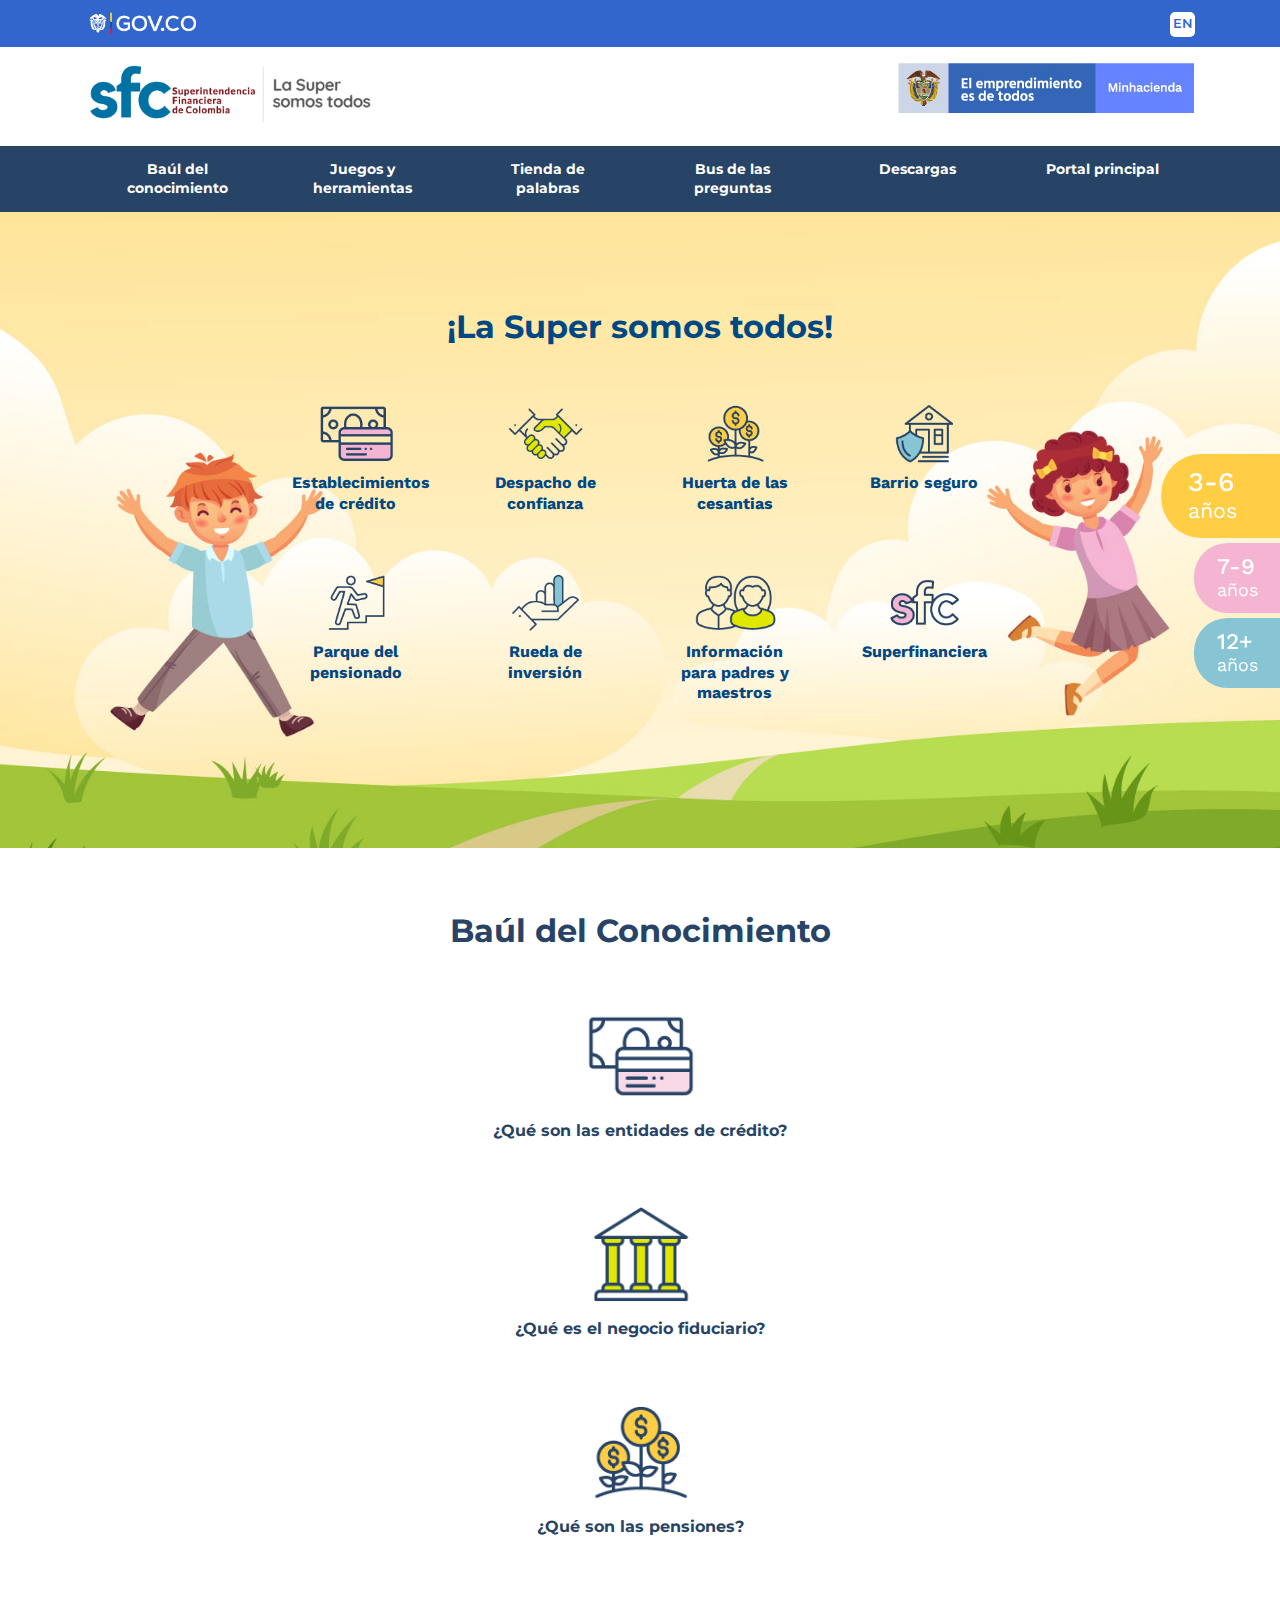
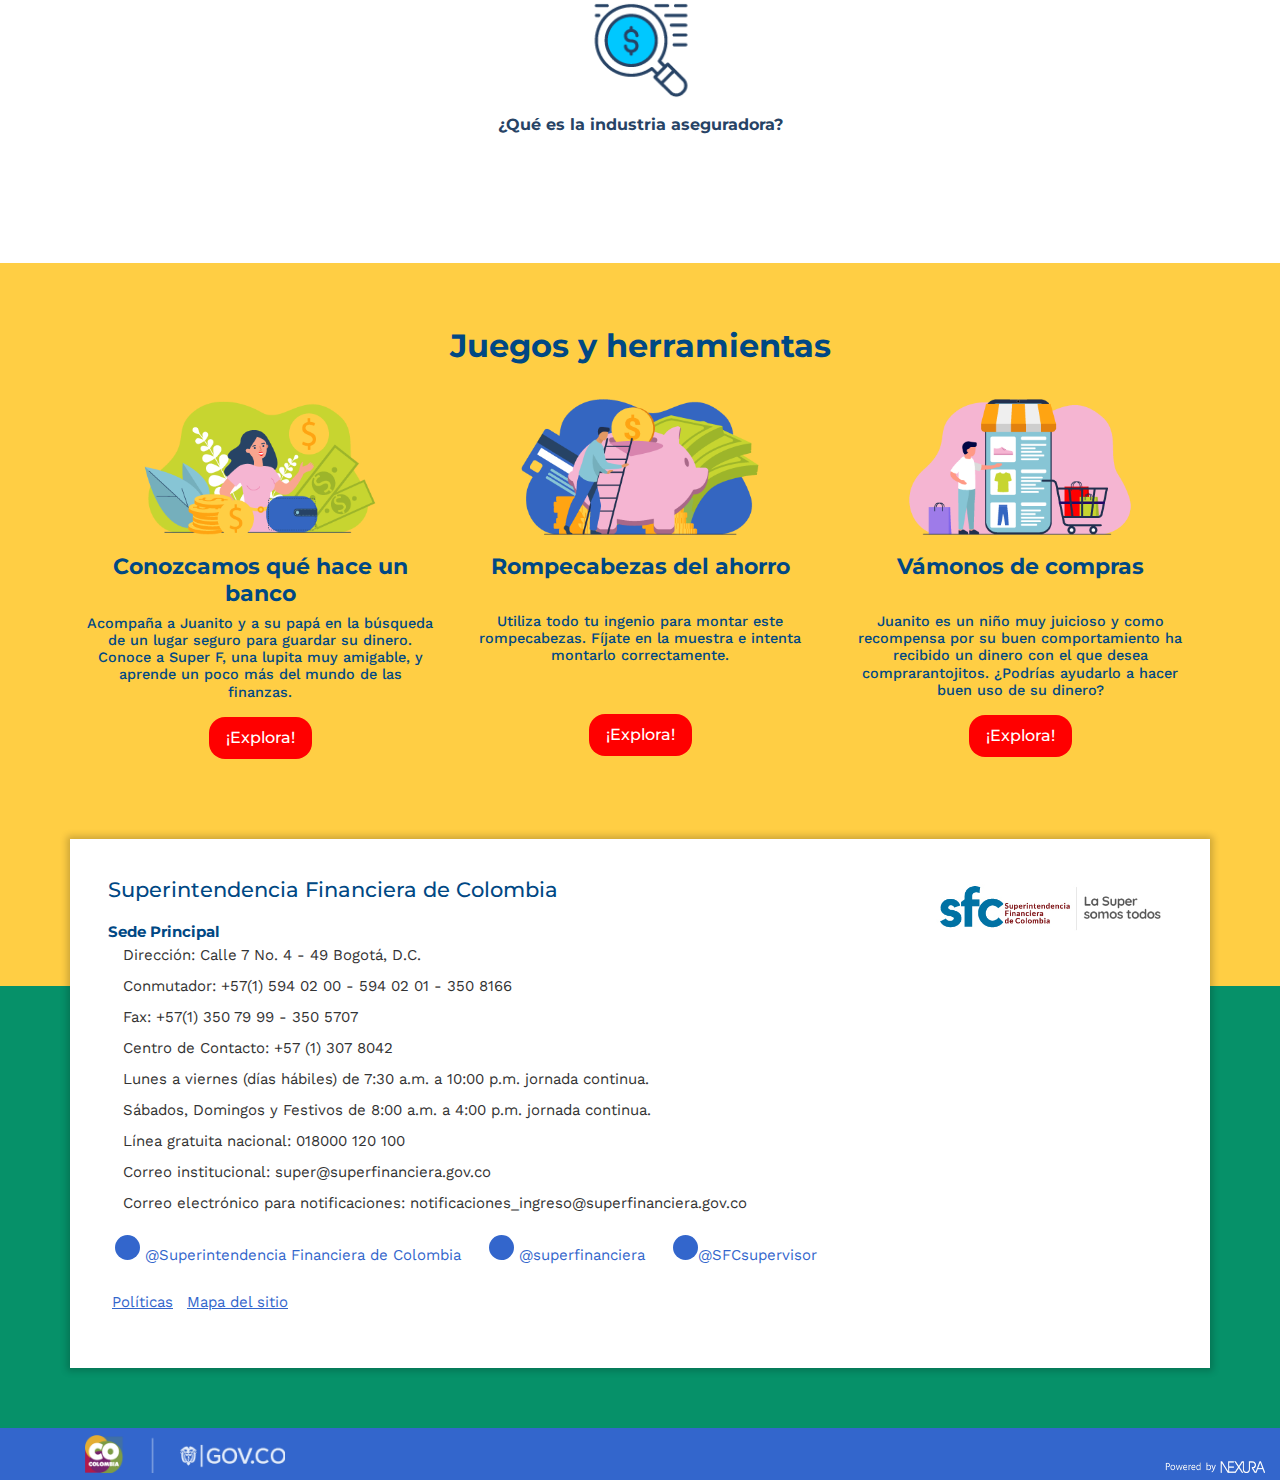
<file: index.html>
<!DOCTYPE html>
<html lang="en">
<head>
	<meta charset="UTF-8">
	<meta name="viewport" content="width=device-width, initial-scale=1.0">
	<title>Portal de Niños - Superfinanciera</title>
	<link rel="shortcut icon" type="image/x-icon" href="favicon.ico">
	<link rel="stylesheet" href="https://pro.fontawesome.com/releases/v5.10.0/css/all.css" integrity="sha384-AYmEC3Yw5cVb3ZcuHtOA93w35dYTsvhLPVnYs9eStHfGJvOvKxVfELGroGkvsg+p" crossorigin="anonymous"/>
	<link rel="stylesheet" type="text/css" href="vendor/slick/slick.css"/>
	<link rel="stylesheet" type="text/css" href="vendor/slick/slick-theme.css"/>
	<link rel="stylesheet" href="css/bootstrap.min.css">
	<link rel="stylesheet" href="css/style.css">
</head>
<!-- dependiendo de la edad agregar la clase a la etiqueta body: portalNinos1, portalNinos2 o portalNinos3 para aplicar los colores -->
<body class="dPrincipal portalNinos1">
	<div class="botonesFlotantes">
		<ul>
			<li><a href="index.html" class="item_edad_1 edadActive">3-6 <small>años </small></a></li>
			<li><a href="index2.html" class="item_edad_2">7-9 <small>años </small></a></li>
			<li><a href="index3.html" class="item_edad_3">12+ <small>años </small></a></li>
		</ul>
	</div>	

<header>
	<!-- encabezado gov co -->
	<div class="header-gov">
		<div class="container">
			<div class="row">
				<!-- logo -->
				<div class="col logo-gov">
					<div class="bloqueZona1  tipoDisplay">
						<a href="https://www.gov.co/home/">
							<img class="img-fluid" class="img-responsive " src="img/logoGovCo.png" id="bloqueImg3" alt="Imagen">
						</a>
					</div>
				</div>
				<!-- end logo -->
				<!-- toolbar -->
				<div class="col toolbar-gov-co">
					<div class="toolbar-header-gov text-right ">
						<ul class="list-inline toolbar-login">
							<!-- language en -->
							<li class="toolbar_language toolbar_language--en notranslate">
								<a href="/loader.php?lServicio=Tools2&amp;lTipo=idioma&amp;idioma=EN" class="lang_button notranslate" data-lang="en">
						          EN
						        </a>
							</li>
							<!-- end language en -->
							<!-- language es -->
							<li class="toolbar_language toolbar_language--es notranslate">
								<a href="/loader.php?lServicio=Tools2&amp;lTipo=idioma&amp;idioma=ES" class="lang_button notranslate lang_active" data-lang="es">
						        	 ES
						        </a>
							</li>
							<!-- end language es -->
						</ul>
					</div>
				</div>
				<!-- end toolbar -->
			</div>
		</div>
	</div>
	<!-- end encabezado gov co -->
	<!-- encabezado entidad -->
	<div class="header_entidad container">
		<div class="row">
			<div class="col logo_entidad">
				<a href="/index.html" class="logo_horizontal">
					<img class="img-fluid" class="img-responsive " src="img/logo.jpg" alt="Logo SPF">
				</a>
			</div>
			<div class="col logoSec">
				<a href="#" class="logo_horizontal">
					<img class="img-fluid" class="img-responsive "  src="img/logoMinHacienda.jpg" alt="Logo Min Hacienda">
				</a>
			</div>
		</div>
	</div>
	<!-- end encabezado entidad -->
	<!-- menu -->
	<nav class="navbar navbar-expand-lg">
		<div class="container">
			<button class="navbar-toggler" type="button" data-toggle="collapse" data-target="#navBarMenu" aria-controls="navBarMenu" aria-expanded="false" aria-label="Toggle navigation">
				Menú <span class="fas fa-bars"></span>
		  	</button>
		  	<div class="collapse navbar-collapse" id="navBarMenu">
			    <ul class="navbar-nav nav">
				     <!-- item menu -->
					<li class="nav-item col">
						 <a class="nav-link" href="https://ninos.superfinanciera.gov.co/inicio/de--a--anos/baul-de-conocimientos-61197" role="button" aria-haspopup="true" aria-expanded="false">
							<p>Baúl del conocimiento</p>
						</a>
					</li>
					<!-- end item menu -->
					<!-- item menu -->
					<li class="nav-item col">
						 <a class="nav-link" href="https://ninos.superfinanciera.gov.co/inicio/de--a--anos/juegos-y-herramientas-61194" role="button" aria-haspopup="true" aria-expanded="false">
							<p>Juegos y herramientas</p>
						</a>
					</li>
					<!-- end item menu -->
					<!-- item menu -->
					<li class="nav-item col">
						 <a class="nav-link" href="https://ninos.superfinanciera.gov.co/jsp/Glosario/user/main/s/0/f/0/c/0" role="button" aria-haspopup="true" aria-expanded="false">
							<p>Tienda de palabras</p>
						</a>
					</li>
					<!-- end item menu -->
					<!-- item menu -->
					<li class="nav-item col">
						 <a class="nav-link" href="https://ninos.superfinanciera.gov.co/jsp/loader.jsf?lServicio=FAQ&lTipo=user&lFuncion=main" role="button" aria-haspopup="true" aria-expanded="false">
							<p>Bus de las preguntas</p>
						</a>
					</li>
					<!-- end item menu -->
					<!-- item menu -->
					<li class="nav-item col">
						 <a class="nav-link" href="https://ninos.superfinanciera.gov.co/inicio/de--a--anos/descargas-61198" role="button" aria-haspopup="true" aria-expanded="false">
							<p>Descargas</p>
						</a>
					</li>
					<!-- end item menu -->
					<!-- item menu -->
					<li class="nav-item col">
						 <a class="nav-link" href="https://www.superfinanciera.gov.co/jsp/index.jsf" role="button" aria-haspopup="true" aria-expanded="false">
							<p>Portal principal</p>
						</a>
					</li>
					<!-- end item menu -->
			    </ul>
		  </div>
  		</div>
	</nav>
	<!-- end menu -->
</header>
<section class="mainContent">
	<!-- mainSlider -->
	<div class="mainSlider zonasPortal">
		<div class="container">
			<div class="row">
				<div class="col-12 col-lg-8 offset-lg-2 descSlider ">
					<h1>
						¡La Super somos todos!
					</h1>
					<ul class="row listSlider">
						<li class="col-12 col-sm-4 col-md-4 col-lg-3">
							<a href="https://ninos.superfinanciera.gov.co/inicio/de--a--anos/baul-de-conocimientos/-que-son-los-establecimientos-de-credito--61206">
								<figure>
									<img src="img/iconos/ico_1.png" alt="">
								</figure>
								Establecimientos de crédito
							</a>
						</li>
						<li class="col-12 col-sm-4 col-md-4 col-lg-3">
							<a href="https://ninos.superfinanciera.gov.co/inicio/de--a--anos/baul-de-conocimientos/-que-es-el-negocio-fiducidario--61248">
								<figure>
									<img src="img/iconos/ico_2.png" alt="">
								</figure>
								Despacho de confianza
							</a>
						</li>
						<li class="col-12 col-sm-4 col-md-4 col-lg-3">
							<a href="https://ninos.superfinanciera.gov.co/inicio/de--a--anos/baul-de-conocimientos/-que-son-las-cesantias--61245">
								<figure>
									<img src="img/iconos/ico_3.png" alt="">
								</figure>
								Huerta de las cesantias
							</a>
						</li>
						<li class="col-12 col-sm-4 col-md-4 col-lg-3">
							<a href="https://ninos.superfinanciera.gov.co/inicio/de--a--anos/baul-de-conocimientos/-que-son-las-cesantias--61245">
								<figure>
									<img src="img/iconos/ico_4.png" alt="">
								</figure>
								Barrio seguro
							</a>
						</li>
						<li class="col-12 col-sm-4 col-md-4 col-lg-3">
							<a href="https://ninos.superfinanciera.gov.co/publicacion/61200">
								<figure>
									<img src="img/iconos/ico_5.png" alt="">
								</figure>
								Parque del pensionado
							</a>
						</li>
						<li class="col-12 col-sm-4 col-md-4 col-lg-3">
							<a href="https://ninos.superfinanciera.gov.co/publicacion/61249">
								<figure>
									<img src="img/iconos/ico_6.png" alt="">
								</figure>
								Rueda de inversión
							</a>
						</li>
						<li class="col-12 col-sm-4 col-md-4 col-lg-3">
							<a href="https://ninos.superfinanciera.gov.co/inicio/de--a--anos/informacion-para-padres-y-maestros-61615">
								<figure>
									<img src="img/iconos/ico_7.png" alt="">
								</figure>
								Información para padres y maestros
							</a>
						</li>
						<li class="col-12 col-sm-4 col-md-4 col-lg-3">
							<a href="https://ninos.superfinanciera.gov.co/inicio/de--a--anos/superintendencia-financiera-de-colombia-61262">
								<figure>
									<img src="img/iconos/ico_8.png" alt="">
								</figure>
								Superfinanciera
							</a>
						</li>
					</ul>

				</div>
			</div>
		</div>
	</div>
	<!-- cInformacion -->
	<div class="cBaul zonasPortal">
		<div class="container">
			<div class="row">
				<div class="col-12 descInformacion ">
					<h2>
						Baúl del Conocimiento
					</h2>
					<!-- slider -->
					<div class="uSlider">
						<div class="sliderDots sliderBaul">
							<div class="sliderArrow"></div>
							<div class="item">
								<a href="https://ninos.superfinanciera.gov.co/publicacion/61206" class="sliderLink">
							  		<figure>
							  			<img src="img/slider/01_01_slider.png" class="img-fluid" alt="">
							  		</figure>
							  		<h3>
							  			¿Qué son las entidades de crédito?
							  		</h3>
								</a>
						  	</div>
							<div class="item">
						  		<a href="https://ninos.superfinanciera.gov.co/inicio/de--a--anos/baul-de-conocimientos/-que-es-el-negocio-fiducidario--61248" class="sliderLink">
							  		<figure>
							  			<img src="img/slider/01_02_slider.png" class="img-fluid" alt="">
							  		</figure>
							  		<h3>
							  			¿Qué es el negocio fiduciario?
							  		</h3>
							  	</a>
						  	</div>
							<div class="item">
						  		<a href="https://ninos.superfinanciera.gov.co/inicio/de--a--anos/baul-de-conocimientos/-que-son-las-pensiones--61231" class="sliderLink">
							  		<figure>
							  			<img src="img/slider/01_03_slider.png" class="img-fluid" alt="">
							  		</figure>
							  		<h3>
							  			¿Qué son las pensiones?
							  		</h3>
							  	</a>
						  	</div>
							<div class="item">
						   		<a href="https://ninos.superfinanciera.gov.co/inicio/de--a--anos/baul-de-conocimientos/-que-es-la-industria-aseguradora--61200" class="sliderLink">
							   		<figure>
							   			<img src="img/slider/01_04_slider.png" class="img-fluid" alt="">
							   		</figure>
							   		<h3>
							   			¿Qué es la industria aseguradora?
							   		</h3>
							   	</a>
						   	</div>
						   	
						</div>
					</div>
					<!-- end slider -->

				</div>
				
			</div>
		</div>
	</div>
	<!-- end  cInformacion -->

	<!-- end  mainSlider -->
	<!-- cJuegos -->
	<div class="cJuegos zonasPortal">
		<div class="container">
			<div class="row">
				<div class="col-12">
					<h2>
						Juegos y herramientas
					</h2>
				</div>
				<div class="col-12 col-md-4 itemJuegos">
					<figure>
						<img src="img/juegos/juego1.png" alt="">
					</figure>
					<h3>
						Conozcamos qué hace un banco
					</h3>
					<p>
						Acompaña a Juanito y a su papá en la búsqueda de un lugar seguro para guardar su dinero. Conoce a Super F, una lupita muy amigable, y aprende un poco más del mundo de las finanzas.
					</p>
					<a href="https://ninos.superfinanciera.gov.co/inicio/de--a--anos/juegos-y-herramientas-61194#" class="btn">¡Explora!</a>
				</div>
				<div class="col-12 col-md-4 itemJuegos">
					<figure>
						<img src="img/juegos/juego2.png" alt="">
					</figure>
					<h3>
						Rompecabezas del ahorro
					</h3>
					<p>
						Utiliza todo tu ingenio para montar este rompecabezas. Fíjate en la muestra e intenta montarlo correctamente.
					</p>
					<a href="https://ninos.superfinanciera.gov.co/inicio/de--a--anos/juegos-y-herramientas-61194#" class="btn">¡Explora!</a>
				</div>
				<div class="col-12 col-md-4 itemJuegos">
					<figure>
						<img src="img/juegos/juego3.png" alt="">
					</figure>
					<h3>
						Vámonos de compras
					</h3>
					<p>
						Juanito es un niño muy juicioso y como recompensa por su buen comportamiento ha recibido un dinero con el que desea comprarantojitos. ¿Podrías ayudarlo a hacer buen uso de su dinero?
					</p>
					<a href="https://ninos.superfinanciera.gov.co/inicio/de--a--anos/juegos-y-herramientas-61194#" class="btn">¡Explora!</a>
				</div>
			</div>
		</div>
	</div>
	<!-- end  cJuegos -->
</section>
<footer>
	<div class="footer">
		<div class="container">
			<div class="row">
				<div class="col-12 col-sm-9 footer_sede_principal">
					<h2 class="headline-l">Superintendencia Financiera de Colombia</h2>
					<h3 class="title_sede">Sede Principal</h3>
					<ul class="list-unstyled">
						<li><p>Dirección: Calle 7 No. 4 - 49 Bogotá, D.C.</p></li>
						<li><p>Conmutador: +57(1) 594 02 00 - 594 02 01 - 350 8166</p></li>
						<li><p>Fax: +57(1) 350 79 99 - 350 5707</p></li>
						<li><p>Centro de Contacto: +57 (1) 307 8042 </p></li>
						<li><p>Lunes a viernes (días hábiles) de 7:30 a.m. a 10:00 p.m. jornada continua. </p></li>
						<li><p>Sábados, Domingos y Festivos de 8:00 a.m. a 4:00 p.m. jornada continua.</p></li>
						<li><p>Línea gratuita nacional: 018000 120 100</p></li>
						<li><p>Correo institucional: super@superfinanciera.gov.co</p></li>
						<li><p>Correo electrónico para notificaciones: notificaciones_ingreso@superfinanciera.gov.co</p></li>
					</ul>
				</div>
				<div class="col-12 col-sm-3 footer_logo">
					<figure>
						<img class="img-fluid" class="img-responsive " src="img/logo.jpg" alt="Logo SPF">
					</figure>
				</div>
				<div class="col-12 social_links">
					<ul class="list-inline">
						<li class="list-inline-item">
							<a class="section" href="https://www.facebook.com/superintendencia.financiera." title="Enlace a @Superintendencia Financiera de Colombia"><i class="fab fa-facebook-f"></i>
                    			<strong>@Superintendencia Financiera de Colombia</strong>
                    		</a>
                    	</li>
                     	<li class="list-inline-item">
	                     	<a class="section fa fa-instagram" href="https://www.instagram.com/superfinanciera/" title="Enlace a @superfinanciera">
	                    			<i class="fab fa-instagram"></i> <strong>@superfinanciera</strong>
	                    		</a>
                    	</li>
                     	<li class="list-inline-item">
	                     	<a class="section fa fa-twitter" href="https://twitter.com/SFCsupervisor" title="Enlace a @SFCsupervisor">
	                    		<i class="fab fa-twitter"></i><strong>@SFCsupervisor</strong>
	                		</a>
                    	</li>
                    </ul>
				</div>
				<div class="col-12 enlaces_footer">
					<ul class="list-unstyled lista-enlaces">
                     	<li>
							<a class="section " href="https://www.superfinanciera.gov.co/descargas?com=institucional&name=pubFile60173&downloadname=PoliticaEditorialSFC.doc" title="Enlace a Políticas">
                     			<strong>Políticas</strong>                 
                 			</a>
                 		</li>
                     	<li>
							<a class="section " href="https://ninos.superfinanciera.gov.co/jsp/Publicaciones/mapasitio/loadMapaSitio/s/0/f/0/c/0" title="Enlace a Mapa del sitio">
                     			<strong>Mapa del sitio</strong>                 
                 			</a>
                 		</li>
                 	</ul>
				</div>
			</div>
		</div>
	</div>
	<div class="copywrite  ">
	    <div class="container">
	        <div class="row">
	            <div class="col">
	               <img class="img-fluid logoGovCo" src="img/logoGovCoFooter.png"  alt="Ir a Gov Co">
	            </div>
	            <div class="powered">
	                <a href="https://www.nexura.com/" target="_blank">
	                    <img class="img-fluid " src="img/powered.png" alt="powered by nexura">
	                </a>
	            </div>
	        </div>
	    </div>
	</div>
</footer>
	
	<script src="https://code.jquery.com/jquery-3.2.1.slim.min.js" integrity="sha384-KJ3o2DKtIkvYIK3UENzmM7KCkRr/rE9/Qpg6aAZGJwFDMVNA/GpGFF93hXpG5KkN" crossorigin="anonymous"></script>
	<script type="text/javascript" src="vendor/slick/slick.min.js"></script>

	<script src="https://cdnjs.cloudflare.com/ajax/libs/popper.js/1.12.9/umd/popper.min.js" integrity="sha384-ApNbgh9B+Y1QKtv3Rn7W3mgPxhU9K/ScQsAP7hUibX39j7fakFPskvXusvfa0b4Q" crossorigin="anonymous"></script>
	<script src="https://maxcdn.bootstrapcdn.com/bootstrap/4.0.0/js/bootstrap.min.js" integrity="sha384-JZR6Spejh4U02d8jOt6vLEHfe/JQGiRRSQQxSfFWpi1MquVdAyjUar5+76PVCmYl" crossorigin="anonymous"></script>
	<script src="js/function.js"></script>

	<script>
		$(document).ready(function(){

			/** slider **/
				$('.sliderDots').each(function (idx, item) {
					var carouselId = "carousel" + idx;
					this.id = carouselId;
					$(this).slick({
						slide: "#" + carouselId +" .item",
						appendArrows: "#" + carouselId + " .sliderArrow",
						prevArrow: '<button class="arrowPrev"><i class="fas fa-arrow-left"></i></button>',
						nextArrow: '<button class="arrowNext"><i class="fas fa-arrow-right"></i></button>',
						dots: true,
						infinite: true,
						arrow: true,
						rows: 1,
						slidesPerRow: 3,
						autoplay: true,
						responsive: [
						{
						      breakpoint: 1024,
						      settings: {
						        slidesToShow: 3,
						        slidesToScroll: 3,
						        infinite: true,
						        dots: true
						      }
						    },
						    {
						      breakpoint: 600,
						      settings: {
						        slidesToShow: 2,
						        slidesToScroll: 2
						      }
						    },
						    {
						      breakpoint: 480,
						      settings: {
						        slidesToShow: 1,
						        slidesToScroll: 1
						      }
				   		}
						]
					});
				});
			/** end slider **/
			/* slider custom */

			$('.sliderBaul').slick('slickSetOption', {
			   slidesToShow: 4,
			   slidesToScroll: 1
			}, true);

			$('.sliderDescubre, .sliderActividades, .sliderFinanciera').slick('slickSetOption', {
			   slidesToShow: 3,
			   slidesToScroll: 1
			}, true);

			$('.sliderJuegos').slick('slickSetOption', {
			   slidesToShow: 2,
			   slidesToScroll: 1
			}, true);

			$('.sliderDots2').slick({
				appendArrows: "#carouselEducacion .sliderArrow",
				prevArrow: '<button class="arrowPrev"><i class="fas fa-arrow-left"></i></button>',
				nextArrow: '<button class="arrowNext"><i class="fas fa-arrow-right"></i></button>',
				arrows: true,
				dots: true,
				infinite: true,
				autoplay: true,
 				arrow: true,
 				slidesToShow: 2,
			    slidesToScroll: 1,
			    rows:2,
 				responsive: [
					{
					      breakpoint: 1024,
					      settings: {
					      	arrows:true,
							rows: 2,
							slidesPerRow: 2,
							slidesToScroll: 1,
							slidesToShow: 2
					      }
					    },
					    {
					      breakpoint: 600,
					      settings: {
							rows: 1,
							slidesPerRow: 1,
							slidesToScroll: 1,
							slidesToShow: 1
					      }
					    },
					    {
					      breakpoint: 480,
					      settings: {
							rows: 1,
							slidesPerRow: 1,
							slidesToScroll: 1,
							slidesToShow: 1
					      }
			   		}
					]
			});
			/* slider custom */
		});

	</script>	
</body>
</html>
</file>
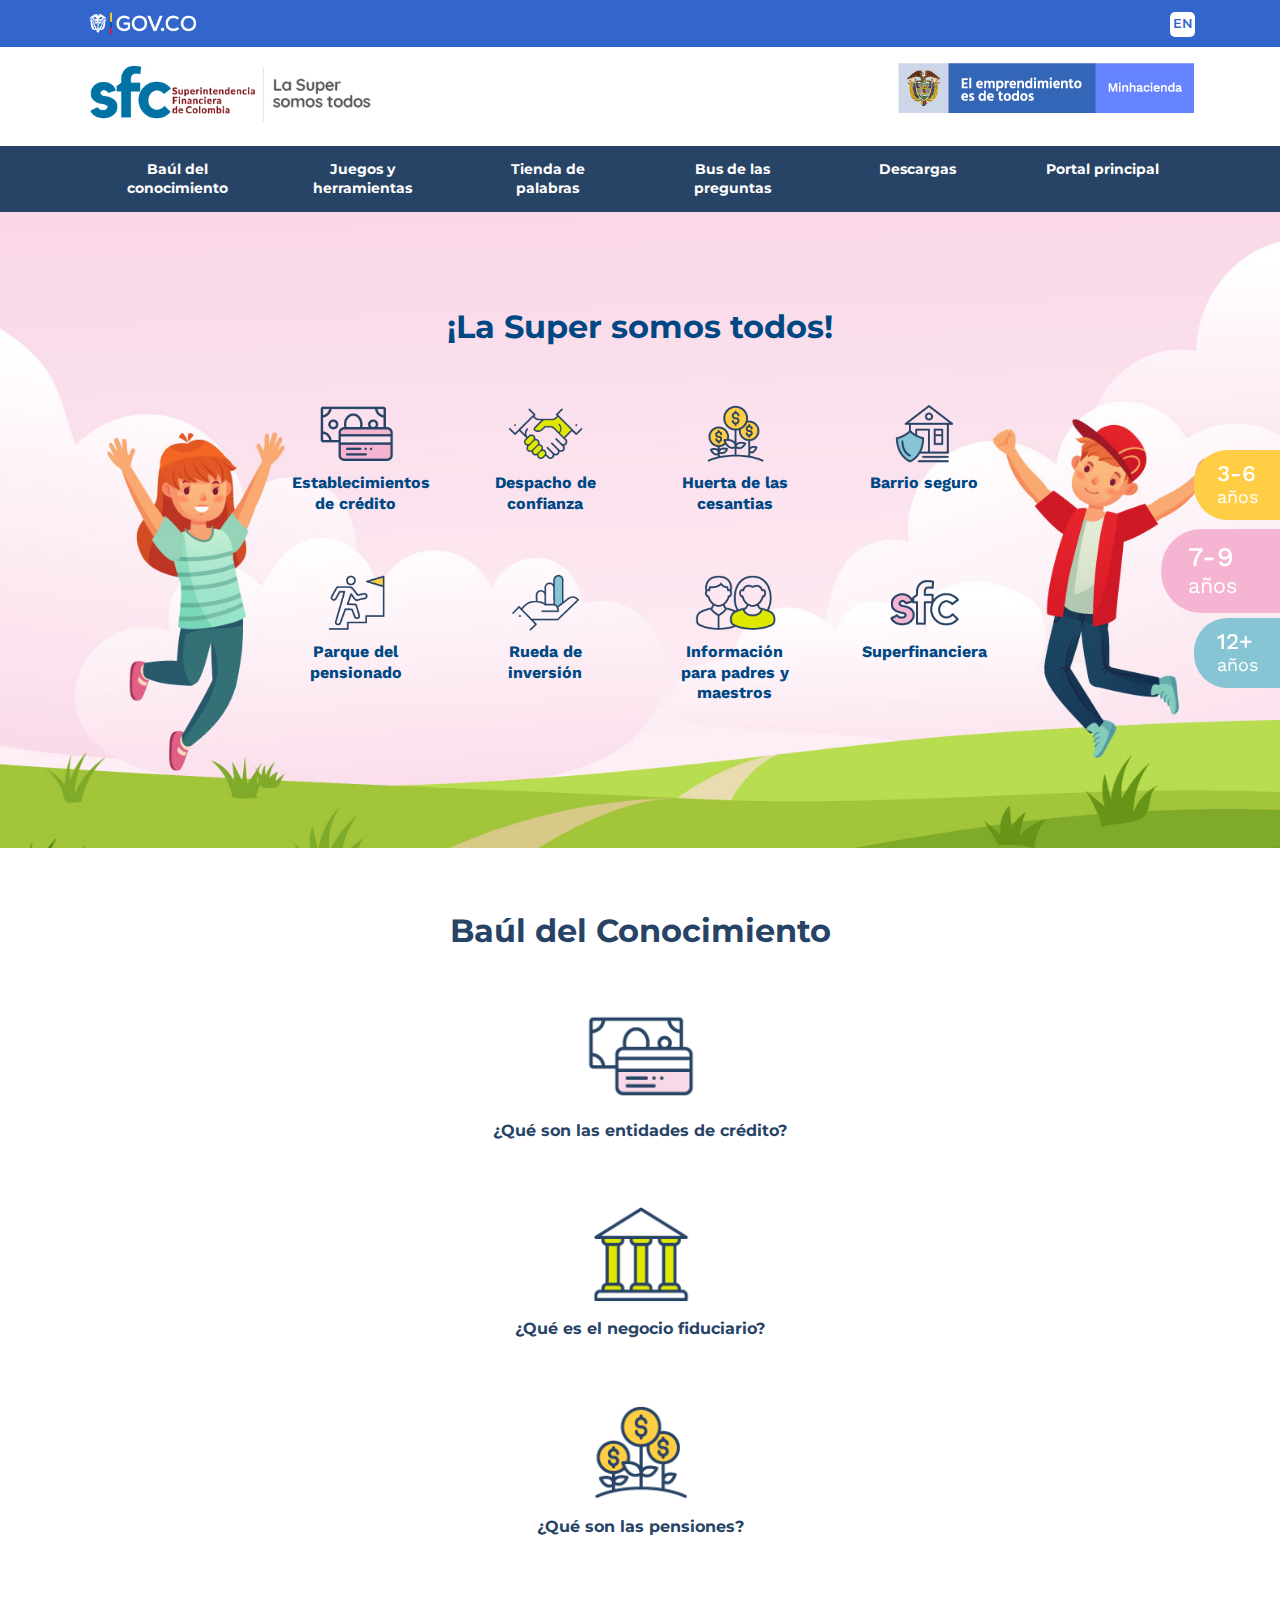
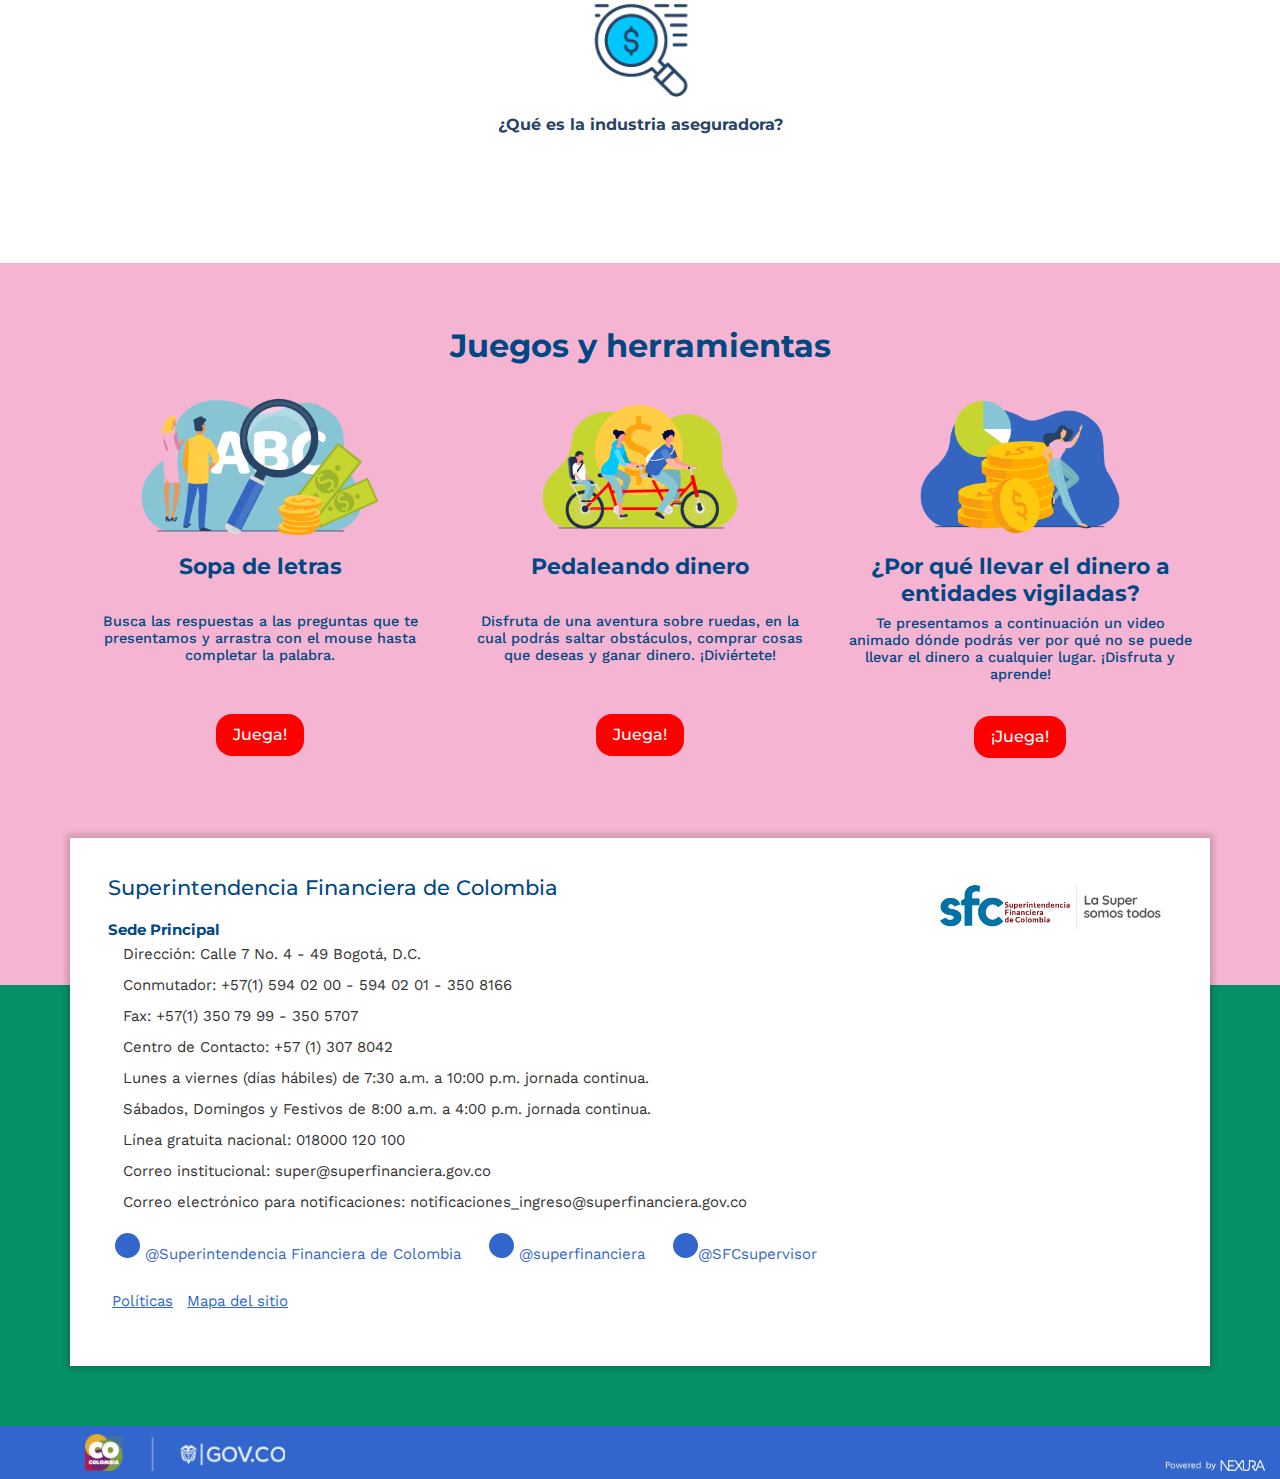
<file: index2.html>
<!DOCTYPE html>
<html lang="en">
<head>
	<meta charset="UTF-8">
	<meta name="viewport" content="width=device-width, initial-scale=1.0">
	<title>Portal de Niños - Superfinanciera</title>
	<link rel="shortcut icon" type="image/x-icon" href="favicon.ico">
	<link rel="stylesheet" href="https://pro.fontawesome.com/releases/v5.10.0/css/all.css" integrity="sha384-AYmEC3Yw5cVb3ZcuHtOA93w35dYTsvhLPVnYs9eStHfGJvOvKxVfELGroGkvsg+p" crossorigin="anonymous"/>
	<link rel="stylesheet" type="text/css" href="vendor/slick/slick.css"/>
	<link rel="stylesheet" type="text/css" href="vendor/slick/slick-theme.css"/>
	<link rel="stylesheet" href="css/bootstrap.min.css">
	<link rel="stylesheet" href="css/style.css">
</head>
<!-- dependiendo de la edad agregar la clase a la etiqueta body: portalNinos1, portalNinos2 o portalNinos3 para aplicar los colores -->
<body class="dPrincipal portalNinos2">
	<div class="botonesFlotantes">
		<ul>
			<li><a href="index.html" class="item_edad_1">3-6 <small>años </small></a></li>
			<li><a href="index2.html" class="item_edad_2 edadActive">7-9 <small>años </small></a></li>
			<li><a href="index3.html" class="item_edad_3">12+ <small>años </small></a></li>
		</ul>
	</div>	

<header>
	<!-- encabezado gov co -->
	<div class="header-gov">
		<div class="container">
			<div class="row">
				<!-- logo -->
				<div class="col logo-gov">
					<div class="bloqueZona1  tipoDisplay">
						<a href="https://www.gov.co/home/">
							<img class="img-fluid" class="img-responsive " src="img/logoGovCo.png" id="bloqueImg3" alt="Imagen">
						</a>
					</div>
				</div>
				<!-- end logo -->
				<!-- toolbar -->
				<div class="col toolbar-gov-co">
					<div class="toolbar-header-gov text-right ">
						<ul class="list-inline toolbar-login">
							<!-- language en -->
							<li class="toolbar_language toolbar_language--en notranslate">
								<a href="/loader.php?lServicio=Tools2&amp;lTipo=idioma&amp;idioma=EN" class="lang_button notranslate" data-lang="en">
						          EN
						        </a>
							</li>
							<!-- end language en -->
							<!-- language es -->
							<li class="toolbar_language toolbar_language--es notranslate">
								<a href="/loader.php?lServicio=Tools2&amp;lTipo=idioma&amp;idioma=ES" class="lang_button notranslate lang_active" data-lang="es">
						        	 ES
						        </a>
							</li>
							<!-- end language es -->
						</ul>
					</div>
				</div>
				<!-- end toolbar -->
			</div>
		</div>
	</div>
	<!-- end encabezado gov co -->
	<!-- encabezado entidad -->
	<div class="header_entidad container">
		<div class="row">
			<div class="col logo_entidad">
				<a href="/index.html" class="logo_horizontal">
					<img class="img-fluid" class="img-responsive " src="img/logo.jpg" alt="Logo SPF">
				</a>
			</div>
			<div class="col logoSec">
				<a href="#" class="logo_horizontal">
					<img class="img-fluid" class="img-responsive "  src="img/logoMinHacienda.jpg" alt="Logo Min Hacienda">
				</a>
			</div>
		</div>
	</div>
	<!-- end encabezado entidad -->
	<!-- menu -->
	<nav class="navbar navbar-expand-lg">
		<div class="container">
			<button class="navbar-toggler" type="button" data-toggle="collapse" data-target="#navBarMenu" aria-controls="navBarMenu" aria-expanded="false" aria-label="Toggle navigation">
				Menú <span class="fas fa-bars"></span>
		  	</button>
		  	<div class="collapse navbar-collapse" id="navBarMenu">
			    <ul class="navbar-nav nav">
				     <!-- item menu -->
					<li class="nav-item col">
						 <a class="nav-link" href="https://ninos.superfinanciera.gov.co/inicio/de--a--anos/baul-de-conocimientos-61197" role="button" aria-haspopup="true" aria-expanded="false">
							<p>Baúl del conocimiento</p>
						</a>
					</li>
					<!-- end item menu -->
					<!-- item menu -->
					<li class="nav-item col">
						 <a class="nav-link" href="https://ninos.superfinanciera.gov.co/inicio/de--a--anos/juegos-y-herramientas-61199#" role="button" aria-haspopup="true" aria-expanded="false">
							<p>Juegos y herramientas</p>
						</a>
					</li>
					<!-- end item menu -->
					<!-- item menu -->
					<li class="nav-item col">
						 <a class="nav-link" href="https://ninos.superfinanciera.gov.co/jsp/Glosario/user/main/s/0/f/0/c/0" role="button" aria-haspopup="true" aria-expanded="false">
							<p>Tienda de palabras</p>
						</a>
					</li>
					<!-- end item menu -->
					<!-- item menu -->
					<li class="nav-item col">
						 <a class="nav-link" href="https://ninos.superfinanciera.gov.co/jsp/loader.jsf?lServicio=FAQ&lTipo=user&lFuncion=main" role="button" aria-haspopup="true" aria-expanded="false">
							<p>Bus de las preguntas</p>
						</a>
					</li>
					<!-- end item menu -->
					<!-- item menu -->
					<li class="nav-item col">
						 <a class="nav-link" href="https://ninos.superfinanciera.gov.co/inicio/de--a--anos/descargas-61198" role="button" aria-haspopup="true" aria-expanded="false">
							<p>Descargas</p>
						</a>
					</li>
					<!-- end item menu -->
					<!-- item menu -->
					<li class="nav-item col">
						 <a class="nav-link" href="https://www.superfinanciera.gov.co/jsp/index.jsf" role="button" aria-haspopup="true" aria-expanded="false">
							<p>Portal principal</p>
						</a>
					</li>
					<!-- end item menu -->
			    </ul>
		  </div>
  		</div>
	</nav>
	<!-- end menu -->
</header>
<section class="mainContent">
	<!-- mainSlider -->
	<div class="mainSlider zonasPortal">
		<div class="container">
			<div class="row">
				<div class="col-12 col-lg-8 offset-lg-2 descSlider ">
					<h1>
						¡La Super somos todos!
					</h1>
					<ul class="row listSlider">
						<li class="col-12 col-sm-4 col-md-4 col-lg-3">
							<a href="https://ninos.superfinanciera.gov.co/inicio/de--a--anos/baul-de-conocimientos/-que-son-los-establecimientos-de-credito--61206">
								<figure>
									<img src="img/iconos/ico_1.png" alt="">
								</figure>
								Establecimientos de crédito
							</a>
						</li>
						<li class="col-12 col-sm-4 col-md-4 col-lg-3">
							<a href="https://ninos.superfinanciera.gov.co/inicio/de--a--anos/baul-de-conocimientos/-que-es-el-negocio-fiducidario--61248">
								<figure>
									<img src="img/iconos/ico_2.png" alt="">
								</figure>
								Despacho de confianza
							</a>
						</li>
						<li class="col-12 col-sm-4 col-md-4 col-lg-3">
							<a href="https://ninos.superfinanciera.gov.co/inicio/de--a--anos/baul-de-conocimientos/-que-son-las-cesantias--61245">
								<figure>
									<img src="img/iconos/ico_3.png" alt="">
								</figure>
								Huerta de las cesantias
							</a>
						</li>
						<li class="col-12 col-sm-4 col-md-4 col-lg-3">
							<a href="https://ninos.superfinanciera.gov.co/inicio/de--a--anos/baul-de-conocimientos/-que-son-las-cesantias--61245">
								<figure>
									<img src="img/iconos/ico_4.png" alt="">
								</figure>
								Barrio seguro
							</a>
						</li>
						<li class="col-12 col-sm-4 col-md-4 col-lg-3">
							<a href="https://ninos.superfinanciera.gov.co/publicacion/61200">
								<figure>
									<img src="img/iconos/ico_5.png" alt="">
								</figure>
								Parque del pensionado
							</a>
						</li>
						<li class="col-12 col-sm-4 col-md-4 col-lg-3">
							<a href="https://ninos.superfinanciera.gov.co/publicacion/61249">
								<figure>
									<img src="img/iconos/ico_6.png" alt="">
								</figure>
								Rueda de inversión
							</a>
						</li>
						<li class="col-12 col-sm-4 col-md-4 col-lg-3">
							<a href="https://ninos.superfinanciera.gov.co/inicio/de--a--anos/informacion-para-padres-y-maestros-61615">
								<figure>
									<img src="img/iconos/ico_7.png" alt="">
								</figure>
								Información para padres y maestros
							</a>
						</li>
						<li class="col-12 col-sm-4 col-md-4 col-lg-3">
							<a href="https://ninos.superfinanciera.gov.co/inicio/de--a--anos/superintendencia-financiera-de-colombia-61262">
								<figure>
									<img src="img/iconos/ico_8.png" alt="">
								</figure>
								Superfinanciera
							</a>
						</li>
					</ul>

				</div>
			</div>
		</div>
	</div>
	<!-- cInformacion -->
	<div class="cBaul zonasPortal">
		<div class="container">
			<div class="row">
				<div class="col-12 descInformacion ">
					<h2>
						Baúl del Conocimiento
					</h2>
					<!-- slider -->
					<div class="uSlider">
						<div class="sliderDots sliderBaul">
							<div class="sliderArrow"></div>
							<div class="item">
								<a href="https://ninos.superfinanciera.gov.co/publicacion/61206" class="sliderLink">
							  		<figure>
							  			<img src="img/slider/01_01_slider.png" class="img-fluid" alt="">
							  		</figure>
							  		<h3>
							  			¿Qué son las entidades de crédito?
							  		</h3>
								</a>
						  	</div>
							<div class="item">
						  		<a href="https://ninos.superfinanciera.gov.co/inicio/de--a--anos/baul-de-conocimientos/-que-es-el-negocio-fiducidario--61248" class="sliderLink">
							  		<figure>
							  			<img src="img/slider/01_02_slider.png" class="img-fluid" alt="">
							  		</figure>
							  		<h3>
							  			¿Qué es el negocio fiduciario?
							  		</h3>
							  	</a>
						  	</div>
							<div class="item">
						  		<a href="https://ninos.superfinanciera.gov.co/inicio/de--a--anos/baul-de-conocimientos/-que-son-las-pensiones--61231" class="sliderLink">
							  		<figure>
							  			<img src="img/slider/01_03_slider.png" class="img-fluid" alt="">
							  		</figure>
							  		<h3>
							  			¿Qué son las pensiones?
							  		</h3>
							  	</a>
						  	</div>
							<div class="item">
						   		<a href="https://ninos.superfinanciera.gov.co/inicio/de--a--anos/baul-de-conocimientos/-que-es-la-industria-aseguradora--61200" class="sliderLink">
							   		<figure>
							   			<img src="img/slider/01_04_slider.png" class="img-fluid" alt="">
							   		</figure>
							   		<h3>
							   			¿Qué es la industria aseguradora?
							   		</h3>
							   	</a>
						   	</div>
						   	
						</div>
					</div>
					<!-- end slider -->

				</div>
				
			</div>
		</div>
	</div>
	<!-- end  cInformacion -->

	<!-- end  mainSlider -->
	<!-- cJuegos -->
	<div class="cJuegos zonasPortal">
		<div class="container">
			<div class="row">
				<div class="col-12">
					<h2>
						Juegos y herramientas
					</h2>
				</div>
				<div class="col-12 col-md-4 itemJuegos">
					<figure>
						<img src="img/juegos/juego4.png" alt="">
					</figure>
					<h3>
						Sopa de letras
					</h3>
					<p>
						Busca las respuestas a las preguntas que te presentamos y arrastra con el mouse hasta completar la palabra.
					</p>
					<a href="https://ninos.superfinanciera.gov.co/inicio/de--a--anos/juegos-y-herramientas-61199#" class="btn">Juega!</a>
				</div>
				<div class="col-12 col-md-4 itemJuegos">
					<figure>
						<img src="img/juegos/juego5.png" alt="">
					</figure>
					<h3>
						Pedaleando dinero
					</h3>
					<p>
						Disfruta de una aventura sobre ruedas, en la cual podrás saltar obstáculos, comprar cosas que deseas y ganar dinero. ¡Diviértete!
					</p>
					<a href="https://ninos.superfinanciera.gov.co/inicio/de--a--anos/juegos-y-herramientas-61199#" class="btn">Juega!</a>
				</div>
				<div class="col-12 col-md-4 itemJuegos">
					<figure>
						<img src="img/juegos/juego6.png" alt="">
					</figure>
					<h3>
						¿Por qué llevar el dinero a entidades vigiladas?
					</h3>
					<p>
						Te presentamos a continuación un video animado dónde podrás ver por qué no se puede llevar el dinero a cualquier lugar. ¡Disfruta y aprende!
					</p>
					<a href="https://ninos.superfinanciera.gov.co/inicio/de--a--anos/juegos-y-herramientas-61199#" class="btn">¡Juega!</a>
				</div>
			</div>
		</div>
	</div>
	<!-- end  cJuegos -->
</section>
<footer>
	<div class="footer">
		<div class="container">
			<div class="row">
				<div class="col-12 col-sm-9 footer_sede_principal">
					<h2 class="headline-l">Superintendencia Financiera de Colombia</h2>
					<h3 class="title_sede">Sede Principal</h3>
					<ul class="list-unstyled">
						<li><p>Dirección: Calle 7 No. 4 - 49 Bogotá, D.C.</p></li>
						<li><p>Conmutador: +57(1) 594 02 00 - 594 02 01 - 350 8166</p></li>
						<li><p>Fax: +57(1) 350 79 99 - 350 5707</p></li>
						<li><p>Centro de Contacto: +57 (1) 307 8042 </p></li>
						<li><p>Lunes a viernes (días hábiles) de 7:30 a.m. a 10:00 p.m. jornada continua. </p></li>
						<li><p>Sábados, Domingos y Festivos de 8:00 a.m. a 4:00 p.m. jornada continua.</p></li>
						<li><p>Línea gratuita nacional: 018000 120 100</p></li>
						<li><p>Correo institucional: super@superfinanciera.gov.co</p></li>
						<li><p>Correo electrónico para notificaciones: notificaciones_ingreso@superfinanciera.gov.co</p></li>
					</ul>
				</div>
				<div class="col-12 col-sm-3 footer_logo">
					<figure>
						<img class="img-fluid" class="img-responsive " src="img/logo.jpg" alt="Logo SPF">
					</figure>
				</div>
				<div class="col-12 social_links">
					<ul class="list-inline">
						<li class="list-inline-item">
							<a class="section" href="https://www.facebook.com/superintendencia.financiera." title="Enlace a @Superintendencia Financiera de Colombia"><i class="fab fa-facebook-f"></i>
                    			<strong>@Superintendencia Financiera de Colombia</strong>
                    		</a>
                    	</li>
                     	<li class="list-inline-item">
	                     	<a class="section fa fa-instagram" href="https://www.instagram.com/superfinanciera/" title="Enlace a @superfinanciera">
	                    			<i class="fab fa-instagram"></i> <strong>@superfinanciera</strong>
	                    		</a>
                    	</li>
                     	<li class="list-inline-item">
	                     	<a class="section fa fa-twitter" href="https://twitter.com/SFCsupervisor" title="Enlace a @SFCsupervisor">
	                    		<i class="fab fa-twitter"></i><strong>@SFCsupervisor</strong>
	                		</a>
                    	</li>
                    </ul>
				</div>
				<div class="col-12 enlaces_footer">
					<ul class="list-unstyled lista-enlaces">
                     	<li>
							<a class="section " href="https://www.superfinanciera.gov.co/descargas?com=institucional&name=pubFile60173&downloadname=PoliticaEditorialSFC.doc" title="Enlace a Políticas">
                     			<strong>Políticas</strong>                 
                 			</a>
                 		</li>
                     	<li>
							<a class="section " href="https://ninos.superfinanciera.gov.co/jsp/Publicaciones/mapasitio/loadMapaSitio/s/0/f/0/c/0" title="Enlace a Mapa del sitio">
                     			<strong>Mapa del sitio</strong>                 
                 			</a>
                 		</li>
                 	</ul>
				</div>
			</div>
		</div>
	</div>
	<div class="copywrite  ">
	    <div class="container">
	        <div class="row">
	            <div class="col">
	               <img class="img-fluid logoGovCo" src="img/logoGovCoFooter.png"  alt="Ir a Gov Co">
	            </div>
	            <div class="powered">
	                <a href="https://www.nexura.com/" target="_blank">
	                    <img class="img-fluid " src="img/powered.png" alt="powered by nexura">
	                </a>
	            </div>
	        </div>
	    </div>
	</div>
</footer>
	
	<script src="https://code.jquery.com/jquery-3.2.1.slim.min.js" integrity="sha384-KJ3o2DKtIkvYIK3UENzmM7KCkRr/rE9/Qpg6aAZGJwFDMVNA/GpGFF93hXpG5KkN" crossorigin="anonymous"></script>
	<script type="text/javascript" src="vendor/slick/slick.min.js"></script>

	<script src="https://cdnjs.cloudflare.com/ajax/libs/popper.js/1.12.9/umd/popper.min.js" integrity="sha384-ApNbgh9B+Y1QKtv3Rn7W3mgPxhU9K/ScQsAP7hUibX39j7fakFPskvXusvfa0b4Q" crossorigin="anonymous"></script>
	<script src="https://maxcdn.bootstrapcdn.com/bootstrap/4.0.0/js/bootstrap.min.js" integrity="sha384-JZR6Spejh4U02d8jOt6vLEHfe/JQGiRRSQQxSfFWpi1MquVdAyjUar5+76PVCmYl" crossorigin="anonymous"></script>
	<script src="js/function.js"></script>

	<script>
		$(document).ready(function(){

			/** slider **/
				$('.sliderDots').each(function (idx, item) {
					var carouselId = "carousel" + idx;
					this.id = carouselId;
					$(this).slick({
						slide: "#" + carouselId +" .item",
						appendArrows: "#" + carouselId + " .sliderArrow",
						prevArrow: '<button class="arrowPrev"><i class="fas fa-arrow-left"></i></button>',
						nextArrow: '<button class="arrowNext"><i class="fas fa-arrow-right"></i></button>',
						dots: true,
						infinite: true,
						arrow: true,
						rows: 1,
						slidesPerRow: 3,
						autoplay: true,
						responsive: [
						{
						      breakpoint: 1024,
						      settings: {
						        slidesToShow: 3,
						        slidesToScroll: 3,
						        infinite: true,
						        dots: true
						      }
						    },
						    {
						      breakpoint: 600,
						      settings: {
						        slidesToShow: 2,
						        slidesToScroll: 2
						      }
						    },
						    {
						      breakpoint: 480,
						      settings: {
						        slidesToShow: 1,
						        slidesToScroll: 1
						      }
				   		}
						]
					});
				});
			/** end slider **/
			/* slider custom */

			$('.sliderBaul').slick('slickSetOption', {
			   slidesToShow: 4,
			   slidesToScroll: 1
			}, true);

			$('.sliderDescubre, .sliderActividades, .sliderFinanciera').slick('slickSetOption', {
			   slidesToShow: 3,
			   slidesToScroll: 1
			}, true);

			$('.sliderJuegos').slick('slickSetOption', {
			   slidesToShow: 2,
			   slidesToScroll: 1
			}, true);

			$('.sliderDots2').slick({
				appendArrows: "#carouselEducacion .sliderArrow",
				prevArrow: '<button class="arrowPrev"><i class="fas fa-arrow-left"></i></button>',
				nextArrow: '<button class="arrowNext"><i class="fas fa-arrow-right"></i></button>',
				arrows: true,
				dots: true,
				infinite: true,
				autoplay: true,
 				arrow: true,
 				slidesToShow: 2,
			    slidesToScroll: 1,
			    rows:2,
 				responsive: [
					{
					      breakpoint: 1024,
					      settings: {
					      	arrows:true,
							rows: 2,
							slidesPerRow: 2,
							slidesToScroll: 1,
							slidesToShow: 2
					      }
					    },
					    {
					      breakpoint: 600,
					      settings: {
							rows: 1,
							slidesPerRow: 1,
							slidesToScroll: 1,
							slidesToShow: 1
					      }
					    },
					    {
					      breakpoint: 480,
					      settings: {
							rows: 1,
							slidesPerRow: 1,
							slidesToScroll: 1,
							slidesToShow: 1
					      }
			   		}
					]
			});
			/* slider custom */
		});

	</script>	
</body>
</html>
</file>
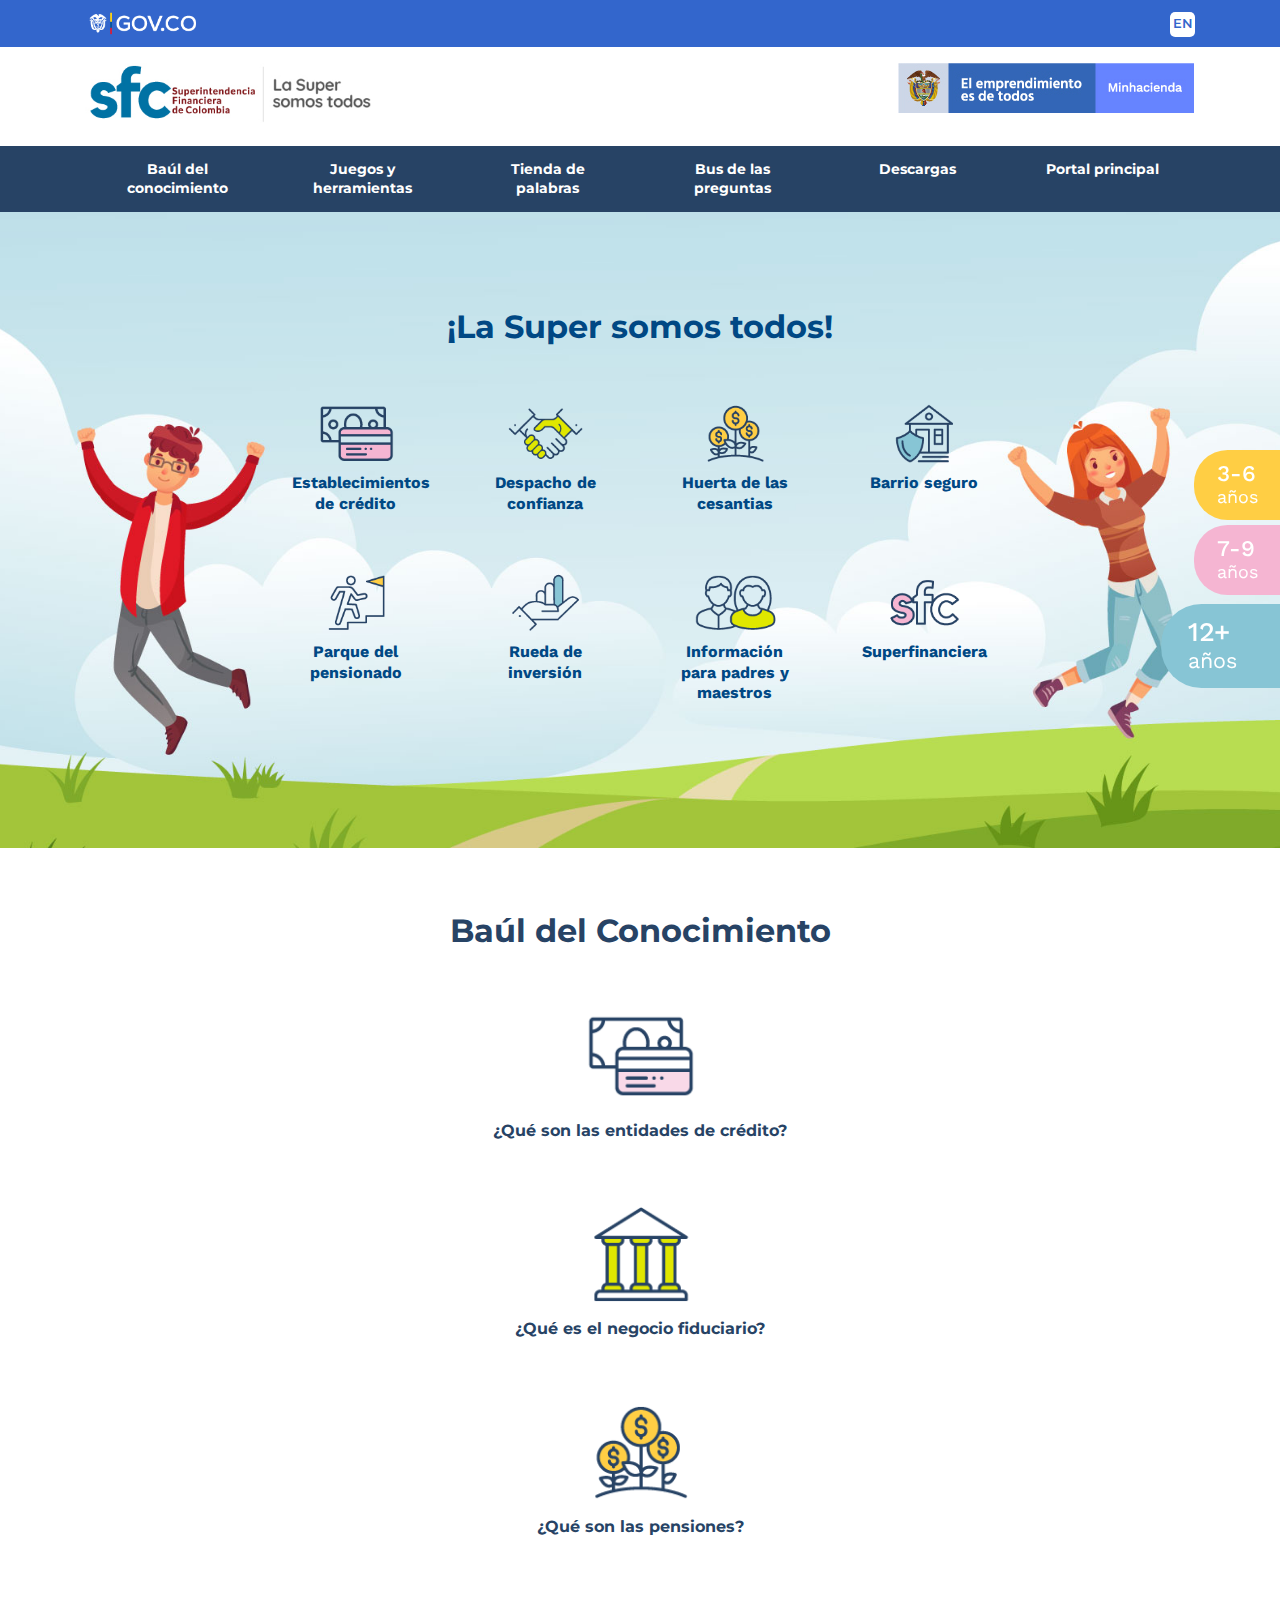
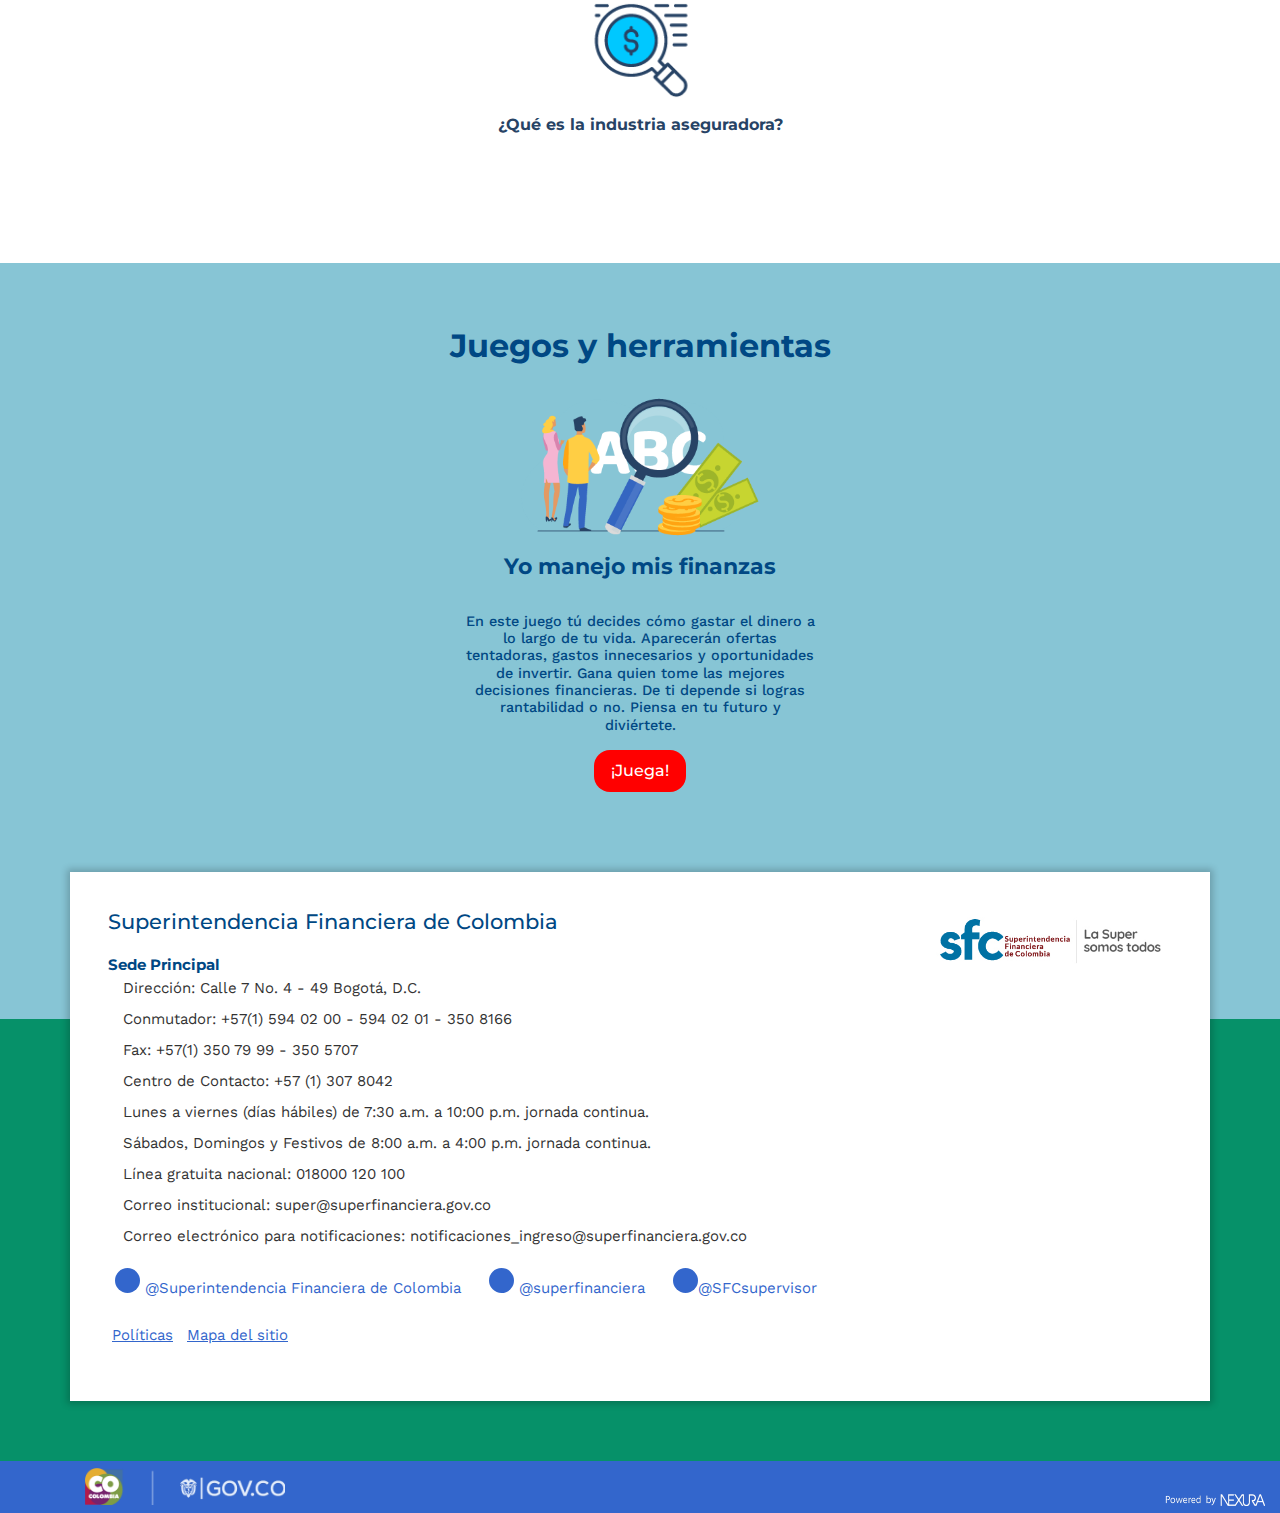
<file: index3.html>
<!DOCTYPE html>
<html lang="en">
<head>
	<meta charset="UTF-8">
	<meta name="viewport" content="width=device-width, initial-scale=1.0">
	<title>Portal de Niños - Superfinanciera</title>
	<link rel="shortcut icon" type="image/x-icon" href="favicon.ico">
	<link rel="stylesheet" href="https://pro.fontawesome.com/releases/v5.10.0/css/all.css" integrity="sha384-AYmEC3Yw5cVb3ZcuHtOA93w35dYTsvhLPVnYs9eStHfGJvOvKxVfELGroGkvsg+p" crossorigin="anonymous"/>
	<link rel="stylesheet" type="text/css" href="vendor/slick/slick.css"/>
	<link rel="stylesheet" type="text/css" href="vendor/slick/slick-theme.css"/>
	<link rel="stylesheet" href="css/bootstrap.min.css">
	<link rel="stylesheet" href="css/style.css">
</head>
<!-- dependiendo de la edad agregar la clase a la etiqueta body: portalNinos1, portalNinos2 o portalNinos3 para aplicar los colores -->
<body class="dPrincipal portalNinos3">
	<div class="botonesFlotantes">
		<ul>
			<li><a href="index.html" class="item_edad_1">3-6 <small>años </small></a></li>
			<li><a href="index2.html" class="item_edad_2 ">7-9 <small>años </small></a></li>
			<li><a href="index3.html" class="item_edad_3 edadActive">12+ <small>años </small></a></li>
		</ul>
	</div>	

<header>
	<!-- encabezado gov co -->
	<div class="header-gov">
		<div class="container">
			<div class="row">
				<!-- logo -->
				<div class="col logo-gov">
					<div class="bloqueZona1  tipoDisplay">
						<a href="https://www.gov.co/home/">
							<img class="img-fluid" class="img-responsive " src="img/logoGovCo.png" id="bloqueImg3" alt="Imagen">
						</a>
					</div>
				</div>
				<!-- end logo -->
				<!-- toolbar -->
				<div class="col toolbar-gov-co">
					<div class="toolbar-header-gov text-right ">
						<ul class="list-inline toolbar-login">
							<!-- language en -->
							<li class="toolbar_language toolbar_language--en notranslate">
								<a href="/loader.php?lServicio=Tools2&amp;lTipo=idioma&amp;idioma=EN" class="lang_button notranslate" data-lang="en">
						          EN
						        </a>
							</li>
							<!-- end language en -->
							<!-- language es -->
							<li class="toolbar_language toolbar_language--es notranslate">
								<a href="/loader.php?lServicio=Tools2&amp;lTipo=idioma&amp;idioma=ES" class="lang_button notranslate lang_active" data-lang="es">
						        	 ES
						        </a>
							</li>
							<!-- end language es -->
						</ul>
					</div>
				</div>
				<!-- end toolbar -->
			</div>
		</div>
	</div>
	<!-- end encabezado gov co -->
	<!-- encabezado entidad -->
	<div class="header_entidad container">
		<div class="row">
			<div class="col logo_entidad">
				<a href="/index.html" class="logo_horizontal">
					<img class="img-fluid" class="img-responsive " src="img/logo.jpg" alt="Logo SPF">
				</a>
			</div>
			<div class="col logoSec">
				<a href="#" class="logo_horizontal">
					<img class="img-fluid" class="img-responsive "  src="img/logoMinHacienda.jpg" alt="Logo Min Hacienda">
				</a>
			</div>
		</div>
	</div>
	<!-- end encabezado entidad -->
	<!-- menu -->
	<nav class="navbar navbar-expand-lg">
		<div class="container">
			<button class="navbar-toggler" type="button" data-toggle="collapse" data-target="#navBarMenu" aria-controls="navBarMenu" aria-expanded="false" aria-label="Toggle navigation">
				Menú <span class="fas fa-bars"></span>
		  	</button>
		  	<div class="collapse navbar-collapse" id="navBarMenu">
			    <ul class="navbar-nav nav">
				     <!-- item menu -->
					<li class="nav-item col">
						 <a class="nav-link" href="https://ninos.superfinanciera.gov.co/inicio/de--a--anos/baul-de-conocimientos-61197" role="button" aria-haspopup="true" aria-expanded="false">
							<p>Baúl del conocimiento</p>
						</a>
					</li>
					<!-- end item menu -->
					<!-- item menu -->
					<li class="nav-item col">
						 <a class="nav-link" href="https://ninos.superfinanciera.gov.co/inicio/de--a--anos/juegos-y-herramientas-61199#" role="button" aria-haspopup="true" aria-expanded="false">
							<p>Juegos y herramientas</p>
						</a>
					</li>
					<!-- end item menu -->
					<!-- item menu -->
					<li class="nav-item col">
						 <a class="nav-link" href="https://ninos.superfinanciera.gov.co/jsp/Glosario/user/main/s/0/f/0/c/0" role="button" aria-haspopup="true" aria-expanded="false">
							<p>Tienda de palabras</p>
						</a>
					</li>
					<!-- end item menu -->
					<!-- item menu -->
					<li class="nav-item col">
						 <a class="nav-link" href="https://ninos.superfinanciera.gov.co/jsp/loader.jsf?lServicio=FAQ&lTipo=user&lFuncion=main" role="button" aria-haspopup="true" aria-expanded="false">
							<p>Bus de las preguntas</p>
						</a>
					</li>
					<!-- end item menu -->
					<!-- item menu -->
					<li class="nav-item col">
						 <a class="nav-link" href="https://ninos.superfinanciera.gov.co/inicio/de--a--anos/descargas-61198" role="button" aria-haspopup="true" aria-expanded="false">
							<p>Descargas</p>
						</a>
					</li>
					<!-- end item menu -->
					<!-- item menu -->
					<li class="nav-item col">
						 <a class="nav-link" href="https://www.superfinanciera.gov.co/jsp/index.jsf" role="button" aria-haspopup="true" aria-expanded="false">
							<p>Portal principal</p>
						</a>
					</li>
					<!-- end item menu -->
			    </ul>
		  </div>
  		</div>
	</nav>
	<!-- end menu -->
</header>
<section class="mainContent">
	<!-- mainSlider -->
	<div class="mainSlider zonasPortal">
		<div class="container">
			<div class="row">
				<div class="col-12 col-lg-8 offset-lg-2 descSlider ">
					<h1>
						¡La Super somos todos!
					</h1>
					<ul class="row listSlider">
						<li class="col-12 col-sm-4 col-md-4 col-lg-3">
							<a href="https://ninos.superfinanciera.gov.co/inicio/de--a--anos/baul-de-conocimientos/-que-son-los-establecimientos-de-credito--61206">
								<figure>
									<img src="img/iconos/ico_1.png" alt="">
								</figure>
								Establecimientos de crédito
							</a>
						</li>
						<li class="col-12 col-sm-4 col-md-4 col-lg-3">
							<a href="https://ninos.superfinanciera.gov.co/inicio/de--a--anos/baul-de-conocimientos/-que-es-el-negocio-fiducidario--61248">
								<figure>
									<img src="img/iconos/ico_2.png" alt="">
								</figure>
								Despacho de confianza
							</a>
						</li>
						<li class="col-12 col-sm-4 col-md-4 col-lg-3">
							<a href="https://ninos.superfinanciera.gov.co/publicacion/61245">
								<figure>
									<img src="img/iconos/ico_3.png" alt="">
								</figure>
								Huerta de las cesantias
							</a>
						</li>
						<li class="col-12 col-sm-4 col-md-4 col-lg-3">
							<a href="https://ninos.superfinanciera.gov.co/inicio/de--a--anos/baul-de-conocimientos/-que-son-las-cesantias--61245">
								<figure>
									<img src="img/iconos/ico_4.png" alt="">
								</figure>
								Barrio seguro
							</a>
						</li>
						<li class="col-12 col-sm-4 col-md-4 col-lg-3">
							<a href="https://ninos.superfinanciera.gov.co/publicacion/61200">
								<figure>
									<img src="img/iconos/ico_5.png" alt="">
								</figure>
								Parque del pensionado
							</a>
						</li>
						<li class="col-12 col-sm-4 col-md-4 col-lg-3">
							<a href="https://ninos.superfinanciera.gov.co/publicacion/61249">
								<figure>
									<img src="img/iconos/ico_6.png" alt="">
								</figure>
								Rueda de inversión
							</a>
						</li>
						<li class="col-12 col-sm-4 col-md-4 col-lg-3">
							<a href="https://ninos.superfinanciera.gov.co/inicio/de--a--anos/informacion-para-padres-y-maestros-61615">
								<figure>
									<img src="img/iconos/ico_7.png" alt="">
								</figure>
								Información para padres y maestros
							</a>
						</li>
						<li class="col-12 col-sm-4 col-md-4 col-lg-3">
							<a href="https://ninos.superfinanciera.gov.co/inicio/de--a--anos/superintendencia-financiera-de-colombia-61262">
								<figure>
									<img src="img/iconos/ico_8.png" alt="">
								</figure>
								Superfinanciera
							</a>
						</li>
					</ul>

				</div>
			</div>
		</div>
	</div>
	<!-- cInformacion -->
	<div class="cBaul zonasPortal">
		<div class="container">
			<div class="row">
				<div class="col-12 descInformacion ">
					<h2>
						Baúl del Conocimiento
					</h2>
					<!-- slider -->
					<div class="uSlider">
						<div class="sliderDots sliderBaul">
							<div class="sliderArrow"></div>
							<div class="item">
								<a href="https://ninos.superfinanciera.gov.co/publicacion/61206" class="sliderLink">
							  		<figure>
							  			<img src="img/slider/01_01_slider.png" class="img-fluid" alt="">
							  		</figure>
							  		<h3>
							  			¿Qué son las entidades de crédito?
							  		</h3>
								</a>
						  	</div>
							<div class="item">
						  		<a href="https://ninos.superfinanciera.gov.co/inicio/de--a--anos/baul-de-conocimientos/-que-es-el-negocio-fiducidario--61248" class="sliderLink">
							  		<figure>
							  			<img src="img/slider/01_02_slider.png" class="img-fluid" alt="">
							  		</figure>
							  		<h3>
							  			¿Qué es el negocio fiduciario?
							  		</h3>
							  	</a>
						  	</div>
							<div class="item">
						  		<a href="https://ninos.superfinanciera.gov.co/inicio/de--a--anos/baul-de-conocimientos/-que-son-las-pensiones--61231" class="sliderLink">
							  		<figure>
							  			<img src="img/slider/01_03_slider.png" class="img-fluid" alt="">
							  		</figure>
							  		<h3>
							  			¿Qué son las pensiones?
							  		</h3>
							  	</a>
						  	</div>
							<div class="item">
						   		<a href="https://ninos.superfinanciera.gov.co/inicio/de--a--anos/baul-de-conocimientos/-que-es-la-industria-aseguradora--61200" class="sliderLink">
							   		<figure>
							   			<img src="img/slider/01_04_slider.png" class="img-fluid" alt="">
							   		</figure>
							   		<h3>
							   			¿Qué es la industria aseguradora?
							   		</h3>
							   	</a>
						   	</div>
						   	
						</div>
					</div>
					<!-- end slider -->

				</div>
				
			</div>
		</div>
	</div>
	<!-- end  cInformacion -->

	<!-- end  mainSlider -->
	<!-- cJuegos -->
	<div class="cJuegos zonasPortal">
		<div class="container">
			<div class="row">
				<div class="col-12">
					<h2>
						Juegos y herramientas
					</h2>
				</div>
				<div class="col-12 col-md-4 offset-md-4 itemJuegos">
					<figure>
						<img src="img/juegos/juego4.png" alt="">
					</figure>
					<h3>
						Yo manejo mis finanzas
					</h3>
					<p>
						En este juego tú decides cómo gastar el dinero a lo largo de tu vida. Aparecerán ofertas tentadoras, gastos innecesarios y oportunidades de invertir. Gana quien tome las mejores decisiones financieras. De ti depende si logras rantabilidad o no. Piensa en tu futuro y diviértete.
					</p>
					<a href="https://ninos.superfinanciera.gov.co/inicio/de--en-adelante/juegos-y-herramientas-61514#" class="btn">¡Juega!</a>
				</div>
				
			</div>
		</div>
	</div>
	<!-- end  cJuegos -->
</section>
<footer>
	<div class="footer">
		<div class="container">
			<div class="row">
				<div class="col-12 col-sm-9 footer_sede_principal">
					<h2 class="headline-l">Superintendencia Financiera de Colombia</h2>
					<h3 class="title_sede">Sede Principal</h3>
					<ul class="list-unstyled">
						<li><p>Dirección: Calle 7 No. 4 - 49 Bogotá, D.C.</p></li>
						<li><p>Conmutador: +57(1) 594 02 00 - 594 02 01 - 350 8166</p></li>
						<li><p>Fax: +57(1) 350 79 99 - 350 5707</p></li>
						<li><p>Centro de Contacto: +57 (1) 307 8042 </p></li>
						<li><p>Lunes a viernes (días hábiles) de 7:30 a.m. a 10:00 p.m. jornada continua. </p></li>
						<li><p>Sábados, Domingos y Festivos de 8:00 a.m. a 4:00 p.m. jornada continua.</p></li>
						<li><p>Línea gratuita nacional: 018000 120 100</p></li>
						<li><p>Correo institucional: super@superfinanciera.gov.co</p></li>
						<li><p>Correo electrónico para notificaciones: notificaciones_ingreso@superfinanciera.gov.co</p></li>
					</ul>
				</div>
				<div class="col-12 col-sm-3 footer_logo">
					<figure>
						<img class="img-fluid" class="img-responsive " src="img/logo.jpg" alt="Logo SPF">
					</figure>
				</div>
				<div class="col-12 social_links">
					<ul class="list-inline">
						<li class="list-inline-item">
							<a class="section" href="https://www.facebook.com/superintendencia.financiera." title="Enlace a @Superintendencia Financiera de Colombia"><i class="fab fa-facebook-f"></i>
                    			<strong>@Superintendencia Financiera de Colombia</strong>
                    		</a>
                    	</li>
                     	<li class="list-inline-item">
	                     	<a class="section fa fa-instagram" href="https://www.instagram.com/superfinanciera/" title="Enlace a @superfinanciera">
	                    			<i class="fab fa-instagram"></i> <strong>@superfinanciera</strong>
	                    		</a>
                    	</li>
                     	<li class="list-inline-item">
	                     	<a class="section fa fa-twitter" href="https://twitter.com/SFCsupervisor" title="Enlace a @SFCsupervisor">
	                    		<i class="fab fa-twitter"></i><strong>@SFCsupervisor</strong>
	                		</a>
                    	</li>
                    </ul>
				</div>
				<div class="col-12 enlaces_footer">
					<ul class="list-unstyled lista-enlaces">
                     	<li>
							<a class="section " href="https://www.superfinanciera.gov.co/descargas?com=institucional&name=pubFile60173&downloadname=PoliticaEditorialSFC.doc" title="Enlace a Políticas">
                     			<strong>Políticas</strong>                 
                 			</a>
                 		</li>
                     	<li>
							<a class="section " href="https://ninos.superfinanciera.gov.co/jsp/Publicaciones/mapasitio/loadMapaSitio/s/0/f/0/c/0" title="Enlace a Mapa del sitio">
                     			<strong>Mapa del sitio</strong>                 
                 			</a>
                 		</li>
                 	</ul>
				</div>
			</div>
		</div>
	</div>
	<div class="copywrite  ">
	    <div class="container">
	        <div class="row">
	            <div class="col">
	               <img class="img-fluid logoGovCo" src="img/logoGovCoFooter.png"  alt="Ir a Gov Co">
	            </div>
	            <div class="powered">
	                <a href="https://www.nexura.com/" target="_blank">
	                    <img class="img-fluid " src="img/powered.png" alt="powered by nexura">
	                </a>
	            </div>
	        </div>
	    </div>
	</div>
</footer>
	
	<script src="https://code.jquery.com/jquery-3.2.1.slim.min.js" integrity="sha384-KJ3o2DKtIkvYIK3UENzmM7KCkRr/rE9/Qpg6aAZGJwFDMVNA/GpGFF93hXpG5KkN" crossorigin="anonymous"></script>
	<script type="text/javascript" src="vendor/slick/slick.min.js"></script>

	<script src="https://cdnjs.cloudflare.com/ajax/libs/popper.js/1.12.9/umd/popper.min.js" integrity="sha384-ApNbgh9B+Y1QKtv3Rn7W3mgPxhU9K/ScQsAP7hUibX39j7fakFPskvXusvfa0b4Q" crossorigin="anonymous"></script>
	<script src="https://maxcdn.bootstrapcdn.com/bootstrap/4.0.0/js/bootstrap.min.js" integrity="sha384-JZR6Spejh4U02d8jOt6vLEHfe/JQGiRRSQQxSfFWpi1MquVdAyjUar5+76PVCmYl" crossorigin="anonymous"></script>
	<script src="js/function.js"></script>

	<script>
		$(document).ready(function(){

			/** slider **/
				$('.sliderDots').each(function (idx, item) {
					var carouselId = "carousel" + idx;
					this.id = carouselId;
					$(this).slick({
						slide: "#" + carouselId +" .item",
						appendArrows: "#" + carouselId + " .sliderArrow",
						prevArrow: '<button class="arrowPrev"><i class="fas fa-arrow-left"></i></button>',
						nextArrow: '<button class="arrowNext"><i class="fas fa-arrow-right"></i></button>',
						dots: true,
						infinite: true,
						arrow: true,
						rows: 1,
						slidesPerRow: 3,
						autoplay: true,
						responsive: [
						{
						      breakpoint: 1024,
						      settings: {
						        slidesToShow: 3,
						        slidesToScroll: 3,
						        infinite: true,
						        dots: true
						      }
						    },
						    {
						      breakpoint: 600,
						      settings: {
						        slidesToShow: 2,
						        slidesToScroll: 2
						      }
						    },
						    {
						      breakpoint: 480,
						      settings: {
						        slidesToShow: 1,
						        slidesToScroll: 1
						      }
				   		}
						]
					});
				});
			/** end slider **/
			/* slider custom */

			$('.sliderBaul').slick('slickSetOption', {
			   slidesToShow: 4,
			   slidesToScroll: 1
			}, true);

			$('.sliderDescubre, .sliderActividades, .sliderFinanciera').slick('slickSetOption', {
			   slidesToShow: 3,
			   slidesToScroll: 1
			}, true);

			$('.sliderJuegos').slick('slickSetOption', {
			   slidesToShow: 2,
			   slidesToScroll: 1
			}, true);

			$('.sliderDots2').slick({
				appendArrows: "#carouselEducacion .sliderArrow",
				prevArrow: '<button class="arrowPrev"><i class="fas fa-arrow-left"></i></button>',
				nextArrow: '<button class="arrowNext"><i class="fas fa-arrow-right"></i></button>',
				arrows: true,
				dots: true,
				infinite: true,
				autoplay: true,
 				arrow: true,
 				slidesToShow: 2,
			    slidesToScroll: 1,
			    rows:2,
 				responsive: [
					{
					      breakpoint: 1024,
					      settings: {
					      	arrows:true,
							rows: 2,
							slidesPerRow: 2,
							slidesToScroll: 1,
							slidesToShow: 2
					      }
					    },
					    {
					      breakpoint: 600,
					      settings: {
							rows: 1,
							slidesPerRow: 1,
							slidesToScroll: 1,
							slidesToShow: 1
					      }
					    },
					    {
					      breakpoint: 480,
					      settings: {
							rows: 1,
							slidesPerRow: 1,
							slidesToScroll: 1,
							slidesToShow: 1
					      }
			   		}
					]
			});
			/* slider custom */
		});

	</script>	
</body>
</html>
</file>
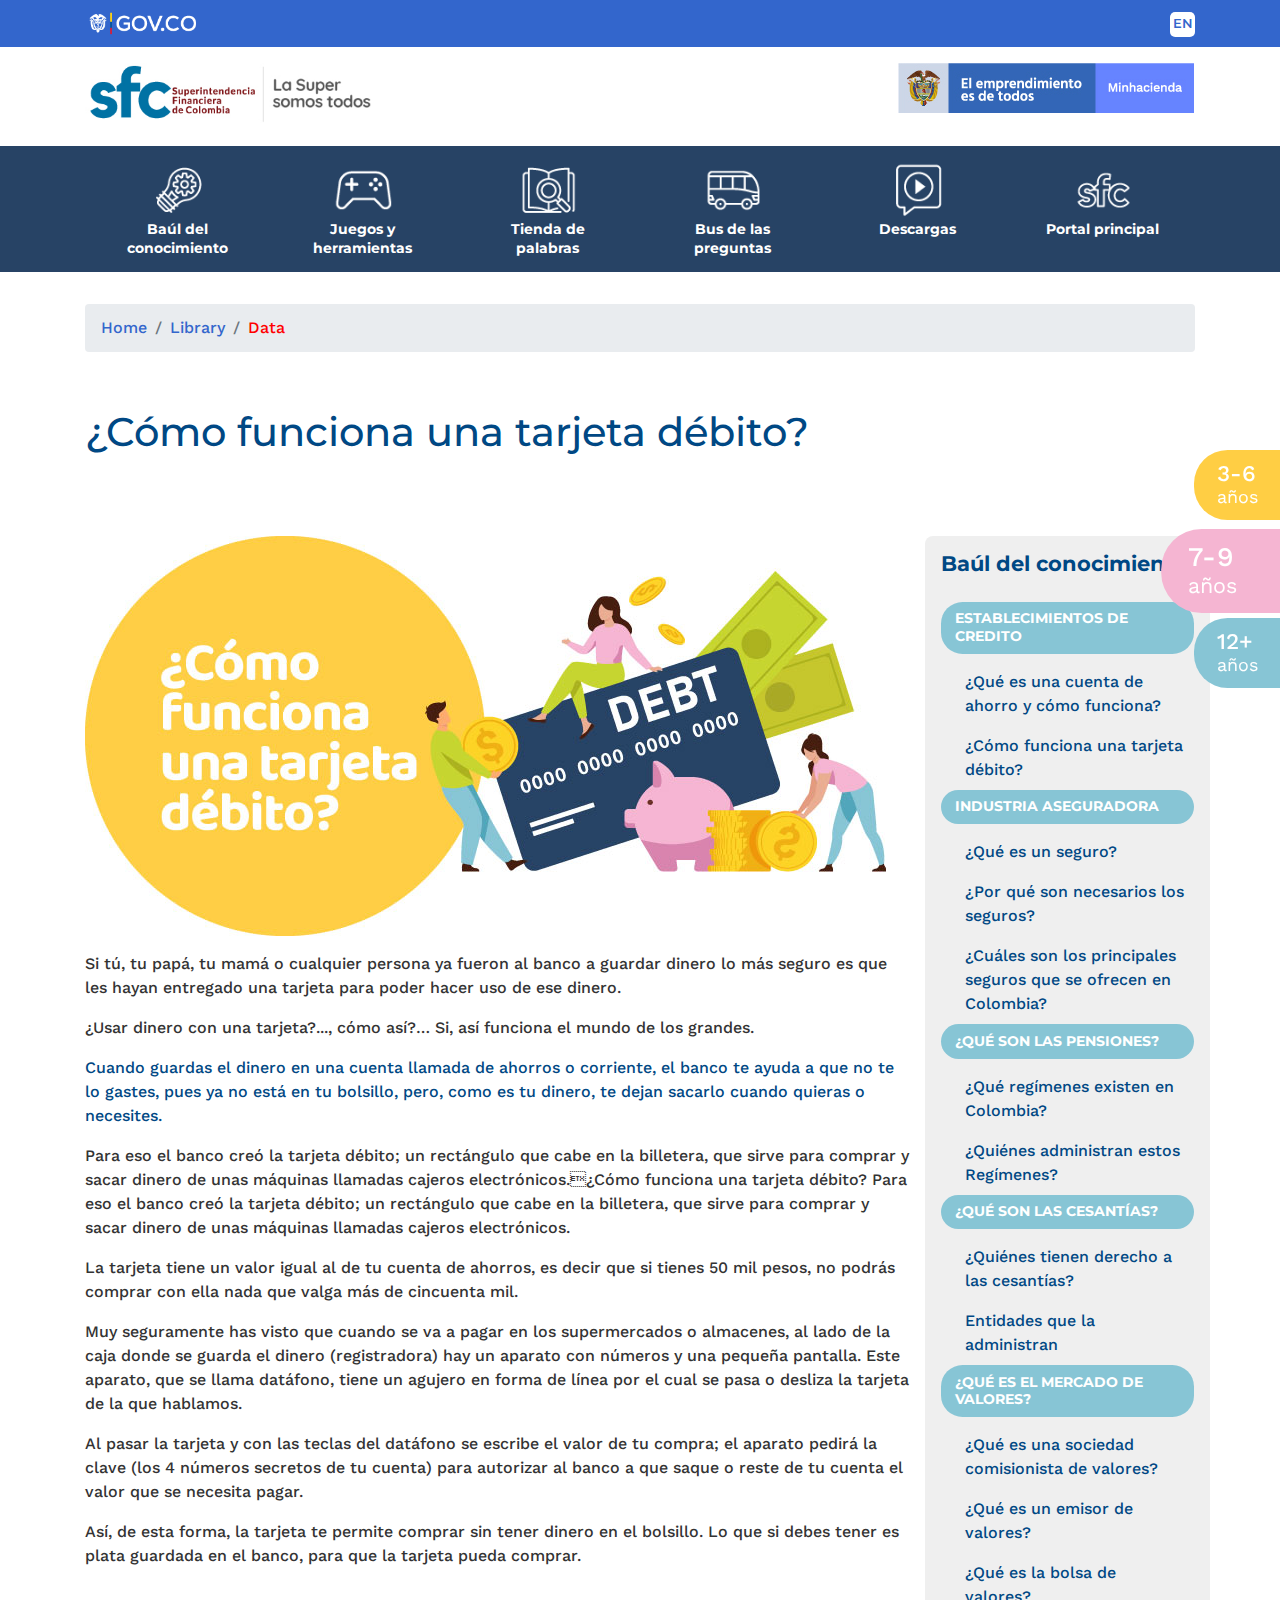
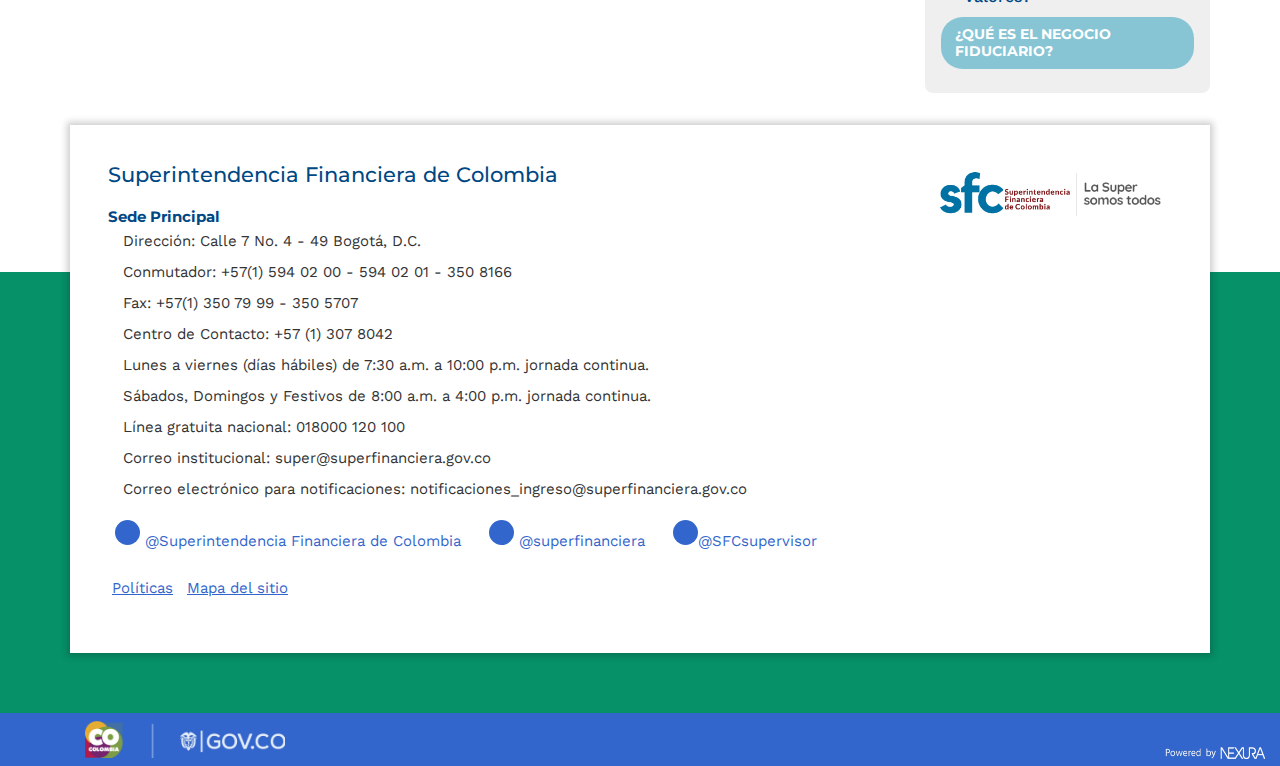
<file: interno.html>
<!DOCTYPE html>
<html lang="en">
<head>
	<meta charset="UTF-8">
	<meta name="viewport" content="width=device-width, initial-scale=1.0">
	<title>Portal de Niños - Superfinanciera</title>
	<link rel="shortcut icon" type="image/x-icon" href="favicon.ico">
	<link rel="stylesheet" href="https://pro.fontawesome.com/releases/v5.10.0/css/all.css" integrity="sha384-AYmEC3Yw5cVb3ZcuHtOA93w35dYTsvhLPVnYs9eStHfGJvOvKxVfELGroGkvsg+p" crossorigin="anonymous"/>
	<link rel="stylesheet" href="css/bootstrap.min.css">
	<link rel="stylesheet" href="css/style.css">
</head>
<!-- dependiendo de la edad agregar la clase a la etiqueta body: portalNinos1, portalNinos2 o portalNinos3 para aplicar los colores -->
<body class="dInterno portalNinos3">
<div class="botonesFlotantes">
	<ul>
		<li><a href="index.html" class="item_edad_1">3-6 <small>años </small></a></li>
		<li><a href="index2.html" class="item_edad_2 edadActive">7-9 <small>años </small></a></li>
		<li><a href="index3.html" class="item_edad_3">12+ <small>años </small></a></li>
	</ul>
</div>	
<header>
	<!-- encabezado gov co -->
	<div class="header-gov">
		<div class="container">
			<div class="row">
				<!-- logo -->
				<div class="col logo-gov">
					<div class="bloqueZona1  tipoDisplay">
						<a href="https://www.gov.co/home/">
							<img class="img-fluid" class="img-responsive " src="img/logoGovCo.png" id="bloqueImg3" alt="Imagen">
						</a>
					</div>
				</div>
				<!-- end logo -->
				<!-- toolbar -->
				<div class="col toolbar-gov-co">
					<div class="toolbar-header-gov text-right ">
						<ul class="list-inline toolbar-login">
							<!-- language en -->
							<li class="toolbar_language toolbar_language--en notranslate">
								<a href="/loader.php?lServicio=Tools2&amp;lTipo=idioma&amp;idioma=EN" class="lang_button notranslate" data-lang="en">
						          EN
						        </a>
							</li>
							<!-- end language en -->
							<!-- language es -->
							<li class="toolbar_language toolbar_language--es notranslate">
								<a href="/loader.php?lServicio=Tools2&amp;lTipo=idioma&amp;idioma=ES" class="lang_button notranslate lang_active" data-lang="es">
						        	 ES
						        </a>
							</li>
							<!-- end language es -->
						</ul>
					</div>
				</div>
				<!-- end toolbar -->
			</div>
		</div>
	</div>
	<!-- end encabezado gov co -->
	<!-- encabezado entidad -->
	<div class="header_entidad container">
		<div class="row">
			<div class="col logo_entidad">
				<a href="/index.html" class="logo_horizontal">
					<img class="img-fluid" class="img-responsive " src="img/logo.jpg" alt="Logo SPF">
				</a>
			</div>
			<div class="col logoSec">
				<a href="#" class="logo_horizontal">
					<img class="img-fluid" class="img-responsive "  src="img/logoMinHacienda.jpg" alt="Logo Min Hacienda">
				</a>
			</div>
		</div>
	</div>
	<!-- end encabezado entidad -->
	<!-- menu -->
	<nav class="navbar navbar-expand-lg">
		<div class="container">
			<button class="navbar-toggler" type="button" data-toggle="collapse" data-target="#navBarMenu" aria-controls="navBarMenu" aria-expanded="false" aria-label="Toggle navigation">
				Menú <span class="fas fa-bars"></span>
		  	</button>
		  	<div class="collapse navbar-collapse" id="navBarMenu">
			    <ul class="navbar-nav nav">
				     <!-- item menu -->
					<li class="nav-item col">
						 <a class="nav-link" href="https://ninos.superfinanciera.gov.co/inicio/de--a--anos/baul-de-conocimientos-61197" role="button" aria-haspopup="true" aria-expanded="false">
							<img class="img-fluid" src="img/nav/nav-ico-1.png" alt="">
							<p>Baúl del conocimiento</p>
						</a>
					</li>
					<!-- end item menu -->
					<!-- item menu -->
					<li class="nav-item col">
						 <a class="nav-link" href="https://ninos.superfinanciera.gov.co/inicio/de--a--anos/juegos-y-herramientas-61199#" role="button" aria-haspopup="true" aria-expanded="false">
							<img class="img-fluid" src="img/nav/nav-ico-2.png" alt="">
							<p>Juegos y herramientas</p>
						</a>
					</li>
					<!-- end item menu -->
					<!-- item menu -->
					<li class="nav-item col">
						 <a class="nav-link" href="https://ninos.superfinanciera.gov.co/jsp/Glosario/user/main/s/0/f/0/c/0" role="button" aria-haspopup="true" aria-expanded="false">
							<img class="img-fluid" src="img/nav/nav-ico-3.png" alt="">
							<p>Tienda de palabras</p>
						</a>
					</li>
					<!-- end item menu -->
					<!-- item menu -->
					<li class="nav-item col">
						 <a class="nav-link" href="https://ninos.superfinanciera.gov.co/jsp/loader.jsf?lServicio=FAQ&lTipo=user&lFuncion=main" role="button" aria-haspopup="true" aria-expanded="false">
							<img class="img-fluid" src="img/nav/nav-ico-4.png" alt="">
							<p>Bus de las preguntas</p>
						</a>
					</li>
					<!-- end item menu -->
					<!-- item menu -->
					<li class="nav-item col">
						 <a class="nav-link" href="https://ninos.superfinanciera.gov.co/inicio/de--a--anos/descargas-61198" role="button" aria-haspopup="true" aria-expanded="false">
							<img class="img-fluid" src="img/nav/nav-ico-5.png" alt="">
							<p>Descargas</p>
						</a>
					</li>
					<!-- end item menu -->
					<!-- item menu -->
					<li class="nav-item col">
						 <a class="nav-link" href="https://www.superfinanciera.gov.co/jsp/index.jsf" role="button" aria-haspopup="true" aria-expanded="false">
							<img class="img-fluid" src="img/nav/nav-ico-6.png" alt="">
							<p>Portal principal</p>
						</a>
					</li>
					<!-- end item menu -->
			    </ul>
		  </div>
  		</div>
	</nav>
	<!-- end menu -->
</header>
<section class="mainContent">
	<div class="container">
		<div class="row">
			<!-- IMPRIMIR CONTENIDO -->
			<div class="col-12 headerPub">
				<nav aria-label="breadcrumb">
				  <ol class="breadcrumb">
				    <li class="breadcrumb-item"><a href="index.html">Home</a></li>
				    <li class="breadcrumb-item"><a href="#">Library</a></li>
				    <li class="breadcrumb-item active" aria-current="page">Data</li>
				  </ol>
				</nav>
				<h1>¿Cómo funciona una tarjeta débito?</h1>
			</div>	
			<div class="col-xs-12 col-md-9 contentInfo">
				<figure>
					<img src="img/contenido_head_1.jpg" class="img-fluid" alt="">
				</figure>
				<p>
					Si tú, tu papá, tu mamá o cualquier persona ya fueron al banco a guardar dinero lo más seguro es que les hayan entregado una tarjeta para poder hacer uso de ese dinero.
				</p>

				<p>¿Usar dinero con una tarjeta?..., cómo así?… Si, así funciona el mundo de los grandes.</p>

				<p class="pDestacado">
					Cuando guardas el dinero en una cuenta llamada de ahorros o corriente, el banco te ayuda a que no te lo gastes, pues ya no está en tu bolsillo, pero, como es tu dinero, te dejan sacarlo cuando quieras o necesites.
				</p>
				<p>
					Para eso el banco creó la tarjeta débito; un rectángulo que cabe en la billetera, que sirve para comprar y sacar dinero de unas máquinas llamadas cajeros electrónicos.¿Cómo funciona una tarjeta débito? Para eso el banco creó la tarjeta débito; un rectángulo que cabe en la billetera, que sirve para comprar y sacar dinero de unas máquinas llamadas cajeros electrónicos.
				</p>
				<p>
					La tarjeta tiene un valor igual al de tu cuenta de ahorros, es decir que si tienes 50 mil pesos, no podrás comprar con ella nada que valga más de cincuenta mil.
				</p>
				<p>
					Muy seguramente has visto que cuando se va a pagar en los supermercados o almacenes, al lado de la caja donde se guarda el dinero (registradora) hay un aparato con números y una pequeña pantalla. Este aparato, que se llama datáfono, tiene un agujero en forma de línea por el cual se pasa o desliza la tarjeta de la que hablamos.
				</p>
				<p>
					Al pasar la tarjeta y con las teclas del datáfono se escribe el valor de tu compra; el aparato pedirá la clave (los 4 números secretos de tu cuenta) para autorizar al banco a que saque o reste de tu cuenta el valor que se necesita pagar.
				</p>
				<p>
					Así, de esta forma, la tarjeta te permite comprar sin tener dinero en el bolsillo. Lo que si debes tener es plata guardada en el banco, para que la tarjeta pueda comprar.
				</p>

			</div>
			<div class="col-xs-12 col-md-3 sideBar">
				<h2>
					Baúl del conocimiento
				</h2>
				<div class="bloqueEnlacesV">
					<ul class="nav flex-column">
						<li class="nav-item">
							<a href="https://ninos.superfinanciera.gov.co/publicacion/61206" class="linkHead">
								<h3>
									Establecimientos de credito
								</h3>
							</a>
							<ul class="navSec">
								 <li class="nav-item">
								    <a class="nav-link active" href="https://ninos.superfinanciera.gov.co/publicacion/61207">¿Qué es una cuenta de ahorro y cómo funciona? </a>
								  </li>
								  <li class="nav-item">
								    <a class="nav-link" href="https://ninos.superfinanciera.gov.co/publicacion/61209">¿Cómo funciona una tarjeta débito?</a>
								  </li>
							</ul>
						</li>
						<li class="nav-item">
							<a href="https://ninos.superfinanciera.gov.co/publicacion/61200"  class="linkHead">
								<h3>
									Industria aseguradora
								</h3>
							</a>
							<ul class="navSec">
								 <li class="nav-item">
								    <a class="nav-link" href="https://ninos.superfinanciera.gov.co/publicacion/61223">¿Qué es un seguro?</a>
								  </li>
								  <li class="nav-item">
								    <a class="nav-link" href="https://ninos.superfinanciera.gov.co/publicacion/61224">¿Por qué son necesarios los seguros?</a>
								  </li> 
								  <li class="nav-item">
								    <a class="nav-link" href="https://ninos.superfinanciera.gov.co/publicacion/61254">¿Cuáles son los principales seguros que se ofrecen en Colombia?</a>
								  </li>  
							</ul>
						</li>
						<li class="nav-item">
							<a href="https://ninos.superfinanciera.gov.co/publicacion/61231" class="linkHead">
								<h3>
									¿Qué son las pensiones?
								</h3>
							</a>
							<ul class="navSec">
								 <li class="nav-item">
								    <a class="nav-link active" href="https://ninos.superfinanciera.gov.co/publicacion/61232">¿Qué regímenes existen en Colombia? </a>
								  </li>
								  <li class="nav-item">
								    <a class="nav-link" href="https://ninos.superfinanciera.gov.co/publicacion/61217">¿Quiénes administran estos Regímenes?</a>
								  </li>
							</ul>
						</li>
						<li class="nav-item">
							<a href="https://ninos.superfinanciera.gov.co/publicacion/61245" class="linkHead">
								<h3>
									¿Qué son las cesantías?
								</h3>
							</a>
							<ul class="navSec">
								 <li class="nav-item">
								    <a class="nav-link active" href="https://ninos.superfinanciera.gov.co/publicacion/61246">¿Quiénes tienen derecho a las cesantías? </a>
								  </li>
								  <li class="nav-item">
								    <a class="nav-link" href="https://ninos.superfinanciera.gov.co/publicacion/61247">Entidades que la administran</a>
								  </li>
							</ul>
						</li>
						<li class="nav-item">
							<a href="https://ninos.superfinanciera.gov.co/publicacion/61249" class="linkHead">
								<h3>
									¿Qué es el mercado de valores?
								</h3>
							</a>
							<ul class="navSec">
								 <li class="nav-item">
								    <a class="nav-link active" href="https://ninos.superfinanciera.gov.co/publicacion/61218">¿Qué es una sociedad comisionista de valores?</a>
								  </li>
								  <li class="nav-item">
								    <a class="nav-link" href="https://ninos.superfinanciera.gov.co/publicacion/61250">¿Qué es un emisor de valores?</a>
								  </li>
								  <li class="nav-item">
								    <a class="nav-link" href="https://ninos.superfinanciera.gov.co/publicacion/61251">¿Qué es la bolsa de valores?</a>
								  </li>
							</ul>
						</li>
						<li class="nav-item">
							<a href="https://ninos.superfinanciera.gov.co/publicacion/61248" class="linkHead">
								<h3>
									¿Qué es el negocio fiduciario?
								</h3>
							</a>
							
						</li>

					</ul>
				</div>			
			</div>
			<!-- end IMPRIMIR CONTENIDO -->
		</div>
	</div>
</section>
<footer>
	<div class="footer">
		<div class="container">
			<div class="row">
				<div class="col-12 col-sm-9 footer_sede_principal">
					<h2 class="headline-l">Superintendencia Financiera de Colombia</h2>
					<h3 class="title_sede">Sede Principal</h3>
					<ul class="list-unstyled">
						<li><p>Dirección: Calle 7 No. 4 - 49 Bogotá, D.C.</p></li>
						<li><p>Conmutador: +57(1) 594 02 00 - 594 02 01 - 350 8166</p></li>
						<li><p>Fax: +57(1) 350 79 99 - 350 5707</p></li>
						<li><p>Centro de Contacto: +57 (1) 307 8042 </p></li>
						<li><p>Lunes a viernes (días hábiles) de 7:30 a.m. a 10:00 p.m. jornada continua. </p></li>
						<li><p>Sábados, Domingos y Festivos de 8:00 a.m. a 4:00 p.m. jornada continua.</p></li>
						<li><p>Línea gratuita nacional: 018000 120 100</p></li>
						<li><p>Correo institucional: super@superfinanciera.gov.co</p></li>
						<li><p>Correo electrónico para notificaciones: notificaciones_ingreso@superfinanciera.gov.co</p></li>
					</ul>
				</div>
				<div class="col-12 col-sm-3 footer_logo">
					<figure>
						<img class="img-fluid" class="img-responsive " src="img/logo.jpg" alt="Logo SPF">
					</figure>
				</div>
				<div class="col-12 social_links">
					<ul class="list-inline">
						<li class="list-inline-item">
							<a class="section" href="https://www.facebook.com/superintendencia.financiera." title="Enlace a @Superintendencia Financiera de Colombia"><i class="fab fa-facebook-f"></i>
                    			<strong>@Superintendencia Financiera de Colombia</strong>
                    		</a>
                    	</li>
                     	<li class="list-inline-item">
	                     	<a class="section fa fa-instagram" href="https://www.instagram.com/superfinanciera/" title="Enlace a @superfinanciera">
	                    			<i class="fab fa-instagram"></i> <strong>@superfinanciera</strong>
	                    		</a>
                    	</li>
                     	<li class="list-inline-item">
	                     	<a class="section fa fa-twitter" href="https://twitter.com/SFCsupervisor" title="Enlace a @SFCsupervisor">
	                    		<i class="fab fa-twitter"></i><strong>@SFCsupervisor</strong>
	                		</a>
                    	</li>
                    </ul>
				</div>
				<div class="col-12 enlaces_footer">
					<ul class="list-unstyled lista-enlaces">
                     	<li>
							<a class="section " href="https://www.superfinanciera.gov.co/descargas?com=institucional&name=pubFile60173&downloadname=PoliticaEditorialSFC.doc" title="Enlace a Políticas">
                     			<strong>Políticas</strong>                 
                 			</a>
                 		</li>
                     	<li>
							<a class="section " href="https://ninos.superfinanciera.gov.co/jsp/Publicaciones/mapasitio/loadMapaSitio/s/0/f/0/c/0" title="Enlace a Mapa del sitio">
                     			<strong>Mapa del sitio</strong>                 
                 			</a>
                 		</li>
                 	</ul>
				</div>
			</div>
		</div>
	</div>
	<div class="copywrite  ">
	    <div class="container">
	        <div class="row">
	            <div class="col">
	               <img class="img-fluid logoGovCo" src="img/logoGovCoFooter.png"  alt="Ir a Gov Co">
	            </div>
	            <div class="powered">
	                <a href="https://www.nexura.com/" target="_blank">
	                    <img class="img-fluid " src="img/powered.png" alt="powered by nexura">
	                </a>
	            </div>
	        </div>
	    </div>
	</div>
</footer>

	<script src="https://code.jquery.com/jquery-3.2.1.slim.min.js" integrity="sha384-KJ3o2DKtIkvYIK3UENzmM7KCkRr/rE9/Qpg6aAZGJwFDMVNA/GpGFF93hXpG5KkN" crossorigin="anonymous"></script>
	<script src="https://cdnjs.cloudflare.com/ajax/libs/popper.js/1.12.9/umd/popper.min.js" integrity="sha384-ApNbgh9B+Y1QKtv3Rn7W3mgPxhU9K/ScQsAP7hUibX39j7fakFPskvXusvfa0b4Q" crossorigin="anonymous"></script>
	<script src="https://maxcdn.bootstrapcdn.com/bootstrap/4.0.0/js/bootstrap.min.js" integrity="sha384-JZR6Spejh4U02d8jOt6vLEHfe/JQGiRRSQQxSfFWpi1MquVdAyjUar5+76PVCmYl" crossorigin="anonymous"></script>
	<script src="js/function.js"></script>
</body>
</html>
</file>
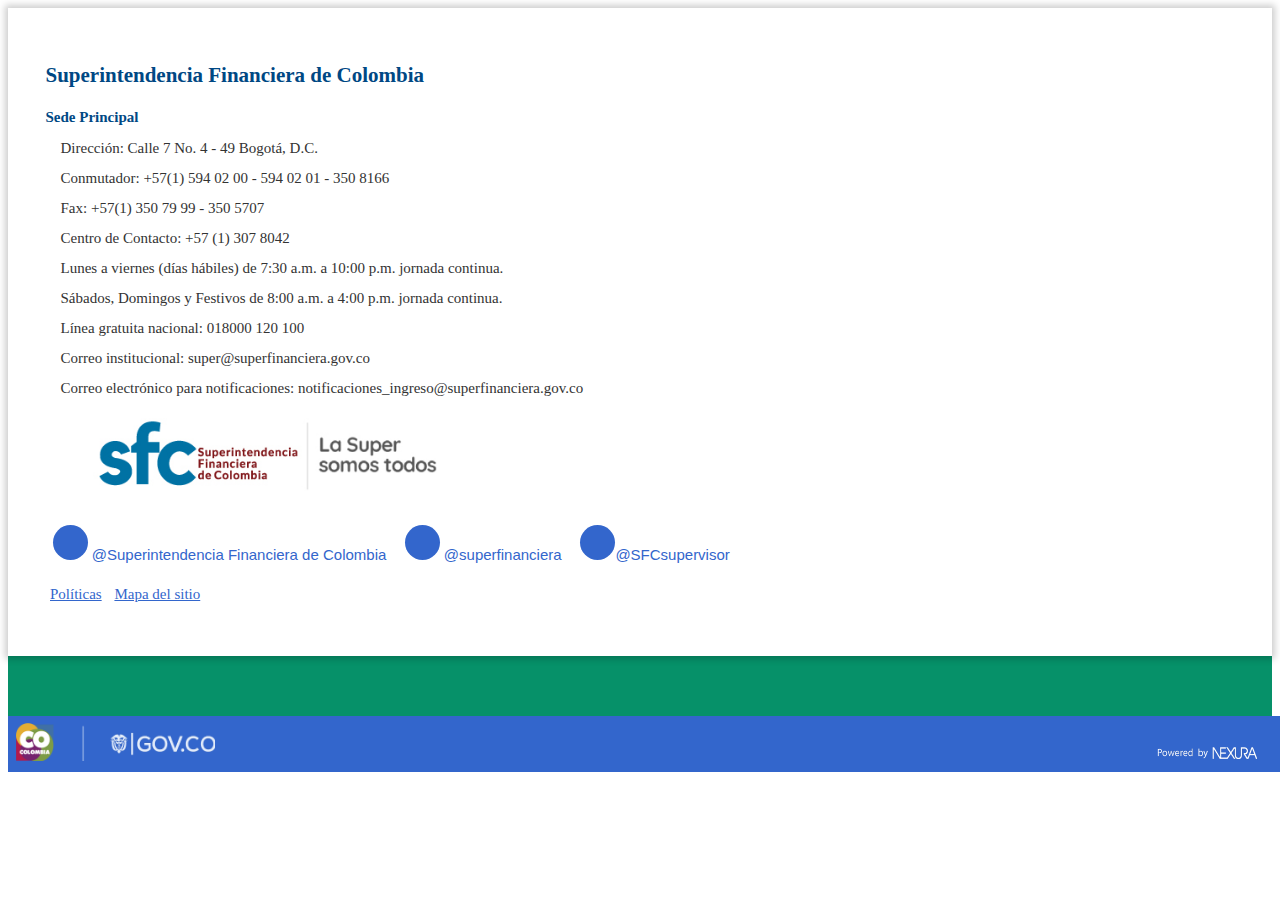
<file: components/footer/footer.html>
<!DOCTYPE html>
<html lang="en">
<head>
	<meta charset="UTF-8">
	<meta name="viewport" content="width=device-width, initial-scale=1.0">
	<title>Portal de Niños - Superfinanciera</title>
	<link rel="stylesheet" href="https://www.superfinanciera.gov.co/jsp/bootstrap4/dist/css/bootstrap.min.css">
	<link rel="stylesheet" href="css/style.css">
</head>

<body>

	<!--- ************* copiar desde aqui - INICIO ****************/ --> 
<footer>
	<div class="footer">
		<div class="container">
			<div class="row">
				<div class="col-12 col-sm-9 footer_sede_principal">
					<h2 class="headline-l">Superintendencia Financiera de Colombia</h2>
					<h3 class="title_sede">Sede Principal</h3>
					<ul class="list-unstyled">
						<li><p>Dirección: Calle 7 No. 4 - 49 Bogotá, D.C.</p></li>
						<li><p>Conmutador: +57(1) 594 02 00 - 594 02 01 - 350 8166</p></li>
						<li><p>Fax: +57(1) 350 79 99 - 350 5707</p></li>
						<li><p>Centro de Contacto: +57 (1) 307 8042 </p></li>
						<li><p>Lunes a viernes (días hábiles) de 7:30 a.m. a 10:00 p.m. jornada continua. </p></li>
						<li><p>Sábados, Domingos y Festivos de 8:00 a.m. a 4:00 p.m. jornada continua.</p></li>
						<li><p>Línea gratuita nacional: 018000 120 100</p></li>
						<li><p>Correo institucional: super@superfinanciera.gov.co</p></li>
						<li><p>Correo electrónico para notificaciones: notificaciones_ingreso@superfinanciera.gov.co</p></li>
					</ul>
				</div>
				<div class="col-12 col-sm-3 footer_logo">
					<figure>
						<img class="img-fluid" class="img-responsive " src="https://juksoto.github.io/ninosSPF/img/logo.jpg" alt="Logo SPF">
					</figure>
				</div>
				<div class="col-12 social_links">
					<ul class="list-inline">
						<li class="list-inline-item">
							<a class="section" href="https://www.facebook.com/superintendencia.financiera." title="Enlace a @Superintendencia Financiera de Colombia"><i class="fa fa-facebook-f"></i>
                    			<strong>@Superintendencia Financiera de Colombia</strong>
                    		</a>
                    	</li>
                     	<li class="list-inline-item">
	                     	<a class="section" href="https://www.instagram.com/superfinanciera/" title="Enlace a @superfinanciera">
	                    			<i class="fa fa-instagram"></i> <strong>@superfinanciera</strong>
	                    		</a>
                    	</li>
                     	<li class="list-inline-item">
	                     	<a class="section" href="https://twitter.com/SFCsupervisor" title="Enlace a @SFCsupervisor">
	                    		<i class="fa fa-twitter"></i><strong>@SFCsupervisor</strong>
	                		</a>
                    	</li>
                    </ul>
				</div>
				<div class="col-12 enlaces_footer">
					<ul class="list-unstyled lista-enlaces">
                     	<li>
							<a class="section " href="https://www.superfinanciera.gov.co/descargas?com=institucional&name=pubFile60173&downloadname=PoliticaEditorialSFC.doc" title="Enlace a Políticas">
                     			<strong>Políticas</strong>                 
                 			</a>
                 		</li>
                     	<li>
							<a class="section " href="https://ninos.superfinanciera.gov.co/jsp/Publicaciones/mapasitio/loadMapaSitio/s/0/f/0/c/0" title="Enlace a Mapa del sitio">
                     			<strong>Mapa del sitio</strong>                 
                 			</a>
                 		</li>
                 	</ul>
				</div>
			</div>
		</div>
	</div>
	<div class="copywrite  ">
	    <div class="container">
	        <div class="row">
	            <div class="col">
	               <img class="img-fluid logoGovCo" src="https://juksoto.github.io/ninosSPF/img/logoGovCoFooter.png"  alt="Ir a Gov Co">
	            </div>
	            <div class="powered">
	                <a href="https://www.nexura.com/" target="_blank">
	                    <img class="img-fluid " src="https://juksoto.github.io/ninosSPF/img/powered.png" alt="powered by nexura">
	                </a>
	            </div>
	        </div>
	    </div>
	</div>
</footer>

	<!--- ************* copiar hasta aqui. FIN  ****************/ --> 

</body>
</html>
</file>
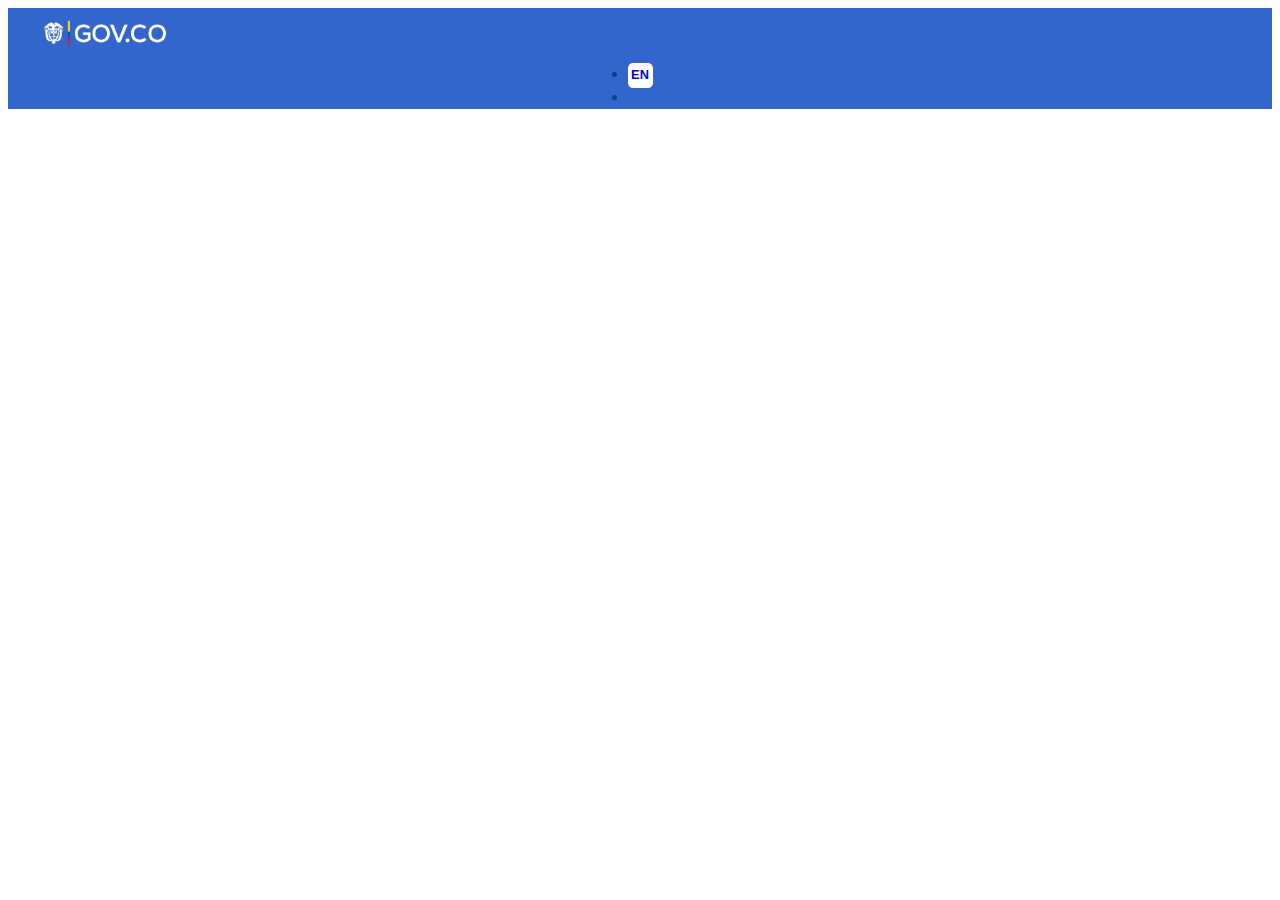
<file: components/header/header.html>
<!DOCTYPE html>
<html lang="en">
<head>
	<meta charset="UTF-8">
	<meta name="viewport" content="width=device-width, initial-scale=1.0">
	<title>Portal de Niños - Superfinanciera</title>
	<link rel="stylesheet" href="https://www.superfinanciera.gov.co/jsp/bootstrap4/dist/css/bootstrap.min.css">
	<link rel="stylesheet" href="css/style.css">
</head>

<body>

<header>

	<!--- ************* copiar desde aqui - INICIO ****************/ --> 
	<!-- encabezado gov co -->
	<div class="header-gov">
		<div class="container">
			<div class="row">
				<!-- logo -->
				<div class="col logo-gov">
					<div class="bloqueZona1  tipoDisplay">
						<a href="https://www.gov.co/home/">
							<img class="img-fluid" class="img-responsive " src="img/logoGovCo.png" id="bloqueImg3" alt="Imagen">
						</a>
					</div>
				</div>
				<!-- end logo -->
				<!-- toolbar -->
				<div class="col toolbar-gov-co">
					<div class="toolbar-header-gov text-right ">
						<ul class="list-inline toolbar-login">
							<!-- language en -->
							<li class="toolbar_language toolbar_language--en notranslate">
								<a href="/loader.php?lServicio=Tools2&amp;lTipo=idioma&amp;idioma=EN" class="lang_button notranslate" data-lang="en">
						          EN
						        </a>
							</li>
							<!-- end language en -->
							<!-- language es -->
							<li class="toolbar_language toolbar_language--es notranslate">
								<a href="/loader.php?lServicio=Tools2&amp;lTipo=idioma&amp;idioma=ES" class="lang_button notranslate lang_active" data-lang="es">
						        	 ES
						        </a>
							</li>
							<!-- end language es -->
						</ul>
					</div>
				</div>
				<!-- end toolbar -->
			</div>
		</div>
	</div>
	<!-- end encabezado gov co -->


	<!--- ************* copiar hasta aqui. FIN  ****************/ --> 


	</header>
</body>
</html>
</file>
<file: css/style.css>
/*
* SPF Niños
* [name project]
*/
/*
* Import fonts
*/
@import url("https://fonts.googleapis.com/css2?family=Montserrat:ital,wght@0,300;0,400;0,500;0,600;0,700;1,300;1,400;1,500;1,600;1,700&family=Work+Sans:ital,wght@0,300;0,400;0,500;0,600;0,700;1,300;1,400;1,500;1,600;1,700&display=swap");
/*
* Estilos Base Sede Electronica
* [description] KIT UI GOV CO - https://www.gov.co/files/KITUI.pdf
*/
html {
  font-size: 16px;
}
body {
  font-size: 16px;
  font-family: 'Work Sans', sans-serif;
  overflow-x: hidden;
  font-weight: 500;
  line-height: 1.5em;
  color: #333;
}
body.faFontLg {
  font-size: 14px !important;
}
body.faFont2x {
  font-size: 20px;
}
body.faFont3x {
  font-size: 16px !important;
}
h1,
h2,
h3,
h4,
h5,
h6 {
  color: #004884;
  font-family: 'Montserrat', sans-serif;
}
.ui-widget {
  font-family: 'Work Sans', sans-serif;
}
a {
  color: #36c;
}
a:hover,
a:focus,
a:visited {
  color: #004884;
}
header {
  background-color: #fff;
  height: auto;
  padding-top: 0;
  position: relative;
  z-index: 4;
}
header .header-gov {
  background-color: #36c;
  padding: 0;
  color: #fff;
  padding-left: 1em;
  padding-right: 1em;
  padding-top: 0.2em;
  padding-bottom: 0.2em;
}
header .header-gov .row > .item {
  display: inline-block;
  vertical-align: middle;
}
header .header-gov .logo-gov {
  padding: 0 0.5em;
}
header .header-gov .logo-gov a {
  display: block;
  max-width: 8em;
  padding: 0.5em;
}
header .header-gov .logo-gov a img {
  display: block;
  width: 100%;
  height: auto;
}
header .header-gov .toolbar-gov-co {
  padding-top: 0.5em;
  text-align: center;
}
header .header-gov .toolbar-gov-co ul {
  padding: 0;
  margin: 0;
  display: inline-block;
}
header .header-gov .toolbar-gov-co ul li {
  vertical-align: top;
}
header .header-gov .toolbar-gov-co ul li.toolbar-icon {
  color: #004884;
}
header .header-gov .toolbar-gov-co ul li.toolbar-icon h3 {
  color: #004884;
  font-weight: bold;
  font-size: 1em;
  letter-spacing: 0.1em;
  margin: 0;
  padding: 0.5em;
  text-transform: uppercase;
}
header .header-gov .toolbar-gov-co ul li.toolbar-icon > a,
header .header-gov .toolbar-gov-co ul li.toolbar-icon button {
  display: inline-block;
  color: #004884;
  height: 35px;
  width: 35px;
  padding: 0.3em;
  font-size: 1em;
  transition: all 0.25s ease-in-out;
  text-decoration: none;
  color: #004884;
  background-color: #fff;
  border-radius: 0.5em;
  text-align: center;
  border: 0;
}
header .header-gov .toolbar-gov-co ul li.toolbar-icon > a .fa,
header .header-gov .toolbar-gov-co ul li.toolbar-icon button .fa {
  padding: 0;
}
header .header-gov .toolbar-gov-co ul li.toolbar-icon > a:hover,
header .header-gov .toolbar-gov-co ul li.toolbar-icon button:hover,
header .header-gov .toolbar-gov-co ul li.toolbar-icon > a:focus,
header .header-gov .toolbar-gov-co ul li.toolbar-icon button:focus {
  color: #fff;
  background-color: #36c;
  transition: all 0.25s ease-in-out;
}
header .header-gov .toolbar-gov-co ul li.toolbar_language {
  color: #004884;
  margin: 0;
  padding: 0;
}
header .header-gov .toolbar-gov-co ul li.toolbar_language a {
  color: colorEnlaces;
  line-height: 1;
  font-size: 1em;
  transition: all 0.25s ease-in-out;
  text-decoration: none;
  text-align: center;
  border: 0;
  font-family: 'Montserrat', sans-serif;
  font-weight: 600;
  background-color: #fff;
  width: 25px;
  height: 25px;
  display: flex;
  border-radius: 0.4em;
  align-items: center;
  justify-content: center;
  font-size: 0.8em;
}
header .header-gov .toolbar-gov-co ul li.toolbar_language a:hover,
header .header-gov .toolbar-gov-co ul li.toolbar_language a:focus {
  background-color: #e5eefb;
  color: #36c;
  transition: all 0.25s ease-in-out;
}
header .header-gov .toolbar-gov-co ul li.toolbar_language a.lang_active {
  display: none;
}
header .header-gov .toolbar-gov-co ul li.toolbar-text a {
  color: #fff;
  text-decoration: none;
  padding: 0 0.3em;
  font-size: 1em;
  display: block;
  font-weight: 300;
}
header .header-gov .toolbar-gov-co ul li.toolbar-text a:hover,
header .header-gov .toolbar-gov-co ul li.toolbar-text a:focus {
  color: colorYellow;
}
header .header-gov .toolbar-gov-co ul li.toolbar-border-right {
  border-right: 1px solid #fff;
}
header .header-gov ul.dropdown-menu {
  padding-bottom: 0.5em;
}
header .header_entidad {
  padding: 1em;
}
header .header_entidad .logo_entidad {
  padding: 0 0.5em;
}
header .header_entidad .logo_entidad a {
  display: inline-block;
  padding: 0 0.4em;
}
header .header_entidad .logo_entidad a img {
  display: block;
}
header .header_entidad .logo_entidad a.logo_horizontal img {
  width: auto;
  height: auto;
  max-height: 60px;
}
header .header_entidad .logo_entidad a.logo_vertical img {
  width: 100%;
  height: auto;
  max-width: 80px;
  display: block;
}
header .header_entidad .logoSec {
  text-align: right;
}
header .header_entidad .logoSec a {
  display: inline-block;
  max-width: 300px;
}
header .header_entidad .logoSec a img {
  width: 100%;
  height: auto;
}
header nav {
  background-color: #274365;
  padding: 0 1em !important;
}
header nav .navbar-nav li.nav-item > a {
  display: block;
  color: #fff;
  text-align: center;
  padding: 1em;
  transition: 0.25s ease-in-out all;
  font-size: 0.9em;
}
header nav .navbar-nav li.nav-item > a img {
  display: inline-block;
  width: 100%;
  height: auto;
  max-width: 60px;
  transition: 0.25s ease-in-out all;
}
header nav .navbar-nav li.nav-item > a p {
  color: #fff;
  font-family: 'Montserrat', sans-serif;
  font-weight: bold;
  margin: 0;
}
header nav .navbar-nav li.nav-item > a:hover,
header nav .navbar-nav li.nav-item > a:focus {
  background-color: #f00;
  transition: 0.25s ease-in-out all;
}
header nav .navbar-nav li.nav-item > a:hover p,
header nav .navbar-nav li.nav-item > a:focus p {
  color: #fff;
}
header nav .navbar-nav li.nav-item > a:hover img,
header nav .navbar-nav li.nav-item > a:focus img {
  height: auto;
  transition: 0.25s ease-in-out all;
}
header nav .navbar-nav .dropdown-menu {
  width: 100%;
}
header nav .navbar-nav .dropdown-menu ul {
  width: 100%;
  padding: 0;
  list-style: none;
}
header nav .navbar-nav .dropdown-menu ul li a {
  color: #333;
}
header nav .navbar-nav .dropdown-menu ul li a.dropdown-item:hover,
header nav .navbar-nav .dropdown-menu ul li a.dropdown-item:focus,
header nav .navbar-nav .dropdown-menu ul li a.dropdown-item.active,
header nav .navbar-nav .dropdown-menu ul li a.dropdown-item:active {
  background-color: #004884;
  color: #fff;
}
.botonesFlotantes {
  z-index: 3;
}
.botonesFlotantes ul {
  padding: 0;
  list-style: none;
}
.botonesFlotantes ul li {
  display: block;
}
.botonesFlotantes ul li a {
  padding: 0.5em 1em;
  float: right;
  border-radius: 1.5em 0 0 1.5em;
  color: #fff;
  background-color: #004884;
  font-size: 1.4em;
  display: block;
  margin-bottom: 0.2em;
  max-width: 90px;
}
.botonesFlotantes ul li a small {
  display: block;
}
.botonesFlotantes ul li a.item_edad_1 {
  background-color: #ffce44;
}
.botonesFlotantes ul li a.item_edad_2 {
  background-color: #f5b5d2;
}
.botonesFlotantes ul li a.item_edad_3 {
  background-color: #87c5d5;
}
.botonesFlotantes ul li a.edadActive {
  transform: scale(1.2);
  margin-top: 0.5em;
  margin-bottom: 0.5em;
  padding-right: 2em;
  max-width: none;
}
.botonesFlotantes ul li a:hover,
.botonesFlotantes ul li a:focus {
  background-color: #f00;
  color: #fff;
  text-decoration: none;
}
@media screen and (min-width: 769px) {
  header .navbar .navbar-nav {
    width: 100%;
    display: flex;
    justify-content: space-between;
    flex-wrap: wrap;
  }
  header .navbar .navbar-nav .nav-item {
    flex-grow: 1;
    text-align: center;
    padding: 0;
  }
  header .navbar .navbar-nav .nav-item .nav-link {
    min-height: 65px;
    line-height: 1.3em;
  }
  header .navbar.navbar-expand-lg .navbar-nav .nav-link {
    padding-left: 2.5em;
    padding-right: 2.5em;
    display: inline-block;
  }
}
@media screen and (max-width: 992px) {
  header .navbar .navbar-toggler {
    padding: 1em;
    color: #fff;
    display: block;
    text-align: center;
    margin: 0 auto;
  }
  header .navbar .navbar-nav li.nav-item > a {
    display: block;
    width: 100%;
  }
  header .navbar .navbar-nav li.nav-item > a img {
    display: none;
  }
}
.btn {
  background-color: #f00;
  color: #fff;
  padding: 0.5em 1em;
  border-radius: 1em;
  transition: 0.25s ease-in-out all;
  font-family: 'Montserrat', sans-serif;
  font-weight: 500;
}
.btn:visited {
  color: #fff;
}
.btn:hover,
.btn:focus {
  background-color: #004884;
  color: #fff;
  transition: 0.25s ease-in-out all;
}
.zonasPortal {
  padding-top: 4em;
  padding-bottom: 4em;
}
.mainSlider {
  background: url("../img/bgSlider.jpg") no-repeat;
  background-size: cover;
  background-position: center bottom;
  display: flex;
  justify-content: center;
  align-items: center;
  padding-top: 2em;
  padding-bottom: 2em;
}
.mainSlider .descSlider {
  text-align: center;
  padding: 1em;
}
.mainSlider .descSlider h1 {
  font-weight: bold;
  color: #004884;
  font-size: 2em;
  margin-bottom: 1em;
}
.mainSlider .descSlider ul {
  list-style: none;
  padding: 0;
}
.mainSlider .descSlider ul.listSlider li {
  text-align: center;
  margin-bottom: 1em;
}
.mainSlider .descSlider ul.listSlider li a {
  display: block;
  font-weight: bold;
  color: #004884;
  line-height: 1.3;
  transition: 0.25s ease-in-out all;
  background-color: transparent;
  padding: 1em;
  transform: scale(1);
  border-radius: 1em;
}
.mainSlider .descSlider ul.listSlider li a figure {
  padding: 0.5em;
  display: block;
  max-width: 100px;
  font-weight: 100%;
  margin: 0 auto;
}
.mainSlider .descSlider ul.listSlider li a figure img {
  width: 100%;
  height: auto;
}
.mainSlider .descSlider ul.listSlider li a:hover,
.mainSlider .descSlider ul.listSlider li a:focus {
  background-color: rgba(255,255,255,0.5);
  transition: 0.25s ease-in-out all;
  transform: scale(1.1);
  color: #f00;
}
.cVideo {
  background-color: #ffce44;
  text-align: center;
}
.cVideo iframe {
  width: 80%;
  height: 450px;
  display: inline-block;
}
.cVideo p {
  padding: 1em;
}
.cDescubrir {
  background: url("../img/bgDescubrir.png") repeat #f5b5d2;
  background-size: cover;
  background-position: center;
}
.cDescubrir h2 {
  color: #fff;
  font-size: 2em;
  font-weight: bold;
  text-align: center;
}
.sliderDots {
  padding: 1em;
  position: relative;
}
.sliderArrow {
  position: absolute;
  top: 42%;
  width: 100%;
  z-index: 3;
}
.sliderArrow button {
  display: block;
  position: absolute;
  width: 50px;
  height: 50px;
  margin: 2px;
  border: 0;
  padding: 4px;
  border-radius: 50%;
  background-color: rgba(255,255,255,0.8);
  color: #004884;
  text-align: center;
}
.sliderArrow button:hover,
.sliderArrow button:focus {
  background-color: rgba(0,72,132,0.8);
  color: #fff;
}
.sliderArrow button.arrowNext {
  right: 0;
}
.sliderArrow button.arrowPrev {
  left: 0;
}
.sliderEducacion,
.sliderBaul {
  text-align: center;
}
.sliderEducacion .item,
.sliderBaul .item {
  padding: 0.5em;
}
.sliderEducacion figure,
.sliderBaul figure {
  display: inline-block;
  width: 100%;
  height: auto;
  max-width: 130px;
}
.sliderEducacion figure img,
.sliderBaul figure img {
  width: 100%;
  height: auto;
}
.sliderEducacion h3,
.sliderBaul h3 {
  color: #274365;
  font-weight: bold;
  display: block;
  text-align: center;
  font-size: 1em;
}
.cEducacion {
  display: flex;
  justify-content: center;
  align-items: center;
  text-align: center;
}
.cEducacion .descEducacion {
  display: flex;
  flex-direction: column;
  justify-content: center;
  padding: 1em;
  text-align: center;
}
.cEducacion .descEducacion h2 {
  font-weight: bold;
  color: #274365;
  font-size: 2em;
  display: block;
}
.cEducacion .descEducacion img {
  width: 100%;
  height: auto;
  max-width: 500px;
  display: inline-block;
}
.cEducacion .imgEducacion {
  text-align: center;
}
.cEducacion .imgEducacion img {
  width: 100%;
  height: auto;
  max-width: 450px;
  display: inline-block;
}
.cActividades {
  background: url("../img/bgDescubrir.png") repeat #fa9600;
  background-size: cover;
  background-position: center;
}
.cActividades h2 {
  color: #fff;
  font-size: 2em;
  font-weight: bold;
  text-align: center;
}
.cJuegos {
  background-color: #ffce44;
}
.cJuegos h2 {
  color: #004884;
  font-size: 2em;
  font-weight: bold;
  text-align: center;
  margin-bottom: 1em;
}
.cJuegos .itemJuegos {
  text-align: center;
  padding-bottom: 1em;
}
.cJuegos .itemJuegos figure {
  display: block;
  text-align: center;
}
.cJuegos .itemJuegos figure img {
  display: inline-block;
  max-width: 250px;
  height: auto;
  width: 100%;
}
.cJuegos .itemJuegos h3 {
  text-align: center;
  font-weight: bold;
  font-size: 1.4em;
  min-height: 52px;
}
.cJuegos .itemJuegos p {
  font-size: 0.9em;
  color: #004884;
  line-height: 1.2em;
  min-height: 85px;
}
.cBaul {
  background-color: #fff;
  text-align: center;
}
.cBaul .descInformacion {
  display: flex;
  flex-direction: column;
  justify-content: center;
  text-align: center;
}
.cBaul .descInformacion h2 {
  font-weight: bold;
  color: #274365;
  font-size: 2em;
  display: block;
}
.cBaul .uSlider {
  padding-top: 1em;
}
.cBaul .uSlider .item a {
  min-height: 182px;
}
@media screen and (min-width: 768px) {
  .mainSlider {
    padding-top: 5em;
    padding-bottom: 5em;
  }
  .mainSlider .descSlider ul.listSlider li a {
    min-height: 150px;
  }
  .botonesFlotantes {
    position: fixed;
    top: 50vh;
    right: 0;
  }
}
@media screen and (max-width: 768px) {
  .botonesFlotantes {
    font-size: 0.9em;
    line-height: 1;
    position: fixed;
    bottom: -1px;
    left: 0;
    width: 100%;
  }
  .botonesFlotantes ul {
    margin: 0;
    background-color: #fff;
  }
  .botonesFlotantes ul li {
    display: inline-block;
    width: 33.3%;
    float: left;
  }
  .botonesFlotantes ul li a {
    border-radius: 0;
    max-width: none;
    padding: 0.5em 1em !important;
    width: 100%;
    text-align: center;
  }
  .botonesFlotantes ul li a.edadActive {
    background-color: #f00;
    transform: scale(1);
    margin-top: 0;
    margin-bottom: 0.2em;
  }
  .zonasPortal h2 {
    font-size: 1.6em !important;
  }
}
@media screen and (max-width: 500px) {
  .mainSlider .descSlider h1 {
    font-size: 1.8em;
  }
}
@media screen and (max-width: 320px) {
  .mainSlider .descSlider h1 {
    font-size: 1.2em;
  }
}
/*** 
* Footer
***/
footer {
  background-color: #fff;
  position: relative;
  font-size: 15px;
  color: #333;
}
footer p {
  font-weight: 400;
}
footer a {
  color: #36c;
  text-decoration: underline;
}
footer .nxBlock {
  padding: 0;
}
footer .footer {
  background: linear-gradient(to bottom, #fff 0%, #fff 25%, #069169 25%, #069169 100%);
  padding-bottom: 4em;
}
footer .footer .container {
  background-color: #fff;
  padding: 2.5em;
  box-shadow: 0 0 7px 3px rgba(0,0,0,0.2);
}
footer .footer h2,
footer .footer h3,
footer .footer h4,
footer .footer h5,
footer .footer h6,
footer .footer .subtitle-govco,
footer .footer .description-govco,
footer .footer .title_sede {
  color: #004884;
}
footer .title_sede {
  font-size: 1em;
  margin: 0;
  margin-bottom: 0.5em;
}
footer h3.title_sede {
  font-weight: bold;
}
footer .footer_sede_principal h2 {
  font-size: 1.4em;
  margin-bottom: 1em;
}
footer .footer_sede_principal ul {
  padding-left: 1em;
  line-height: 1;
  list-style: none;
}
footer .footer_sede_principal ul li p {
  font-weight: 400;
}
footer .footer_sedes {
  padding-top: 1em;
  padding-bottom: 1em;
}
footer .footer_logo img {
  display: inline-block;
  max-width: 350px;
  width: 100%;
  height: auto;
  padding: 0.5em;
}
footer .enlaces_footer ul {
  padding: 0;
  list-style: none;
}
footer .enlaces_footer ul li {
  display: inline-block;
  vertical-align: bottom;
  padding: 0 0.3em;
}
footer .enlaces_footer ul li a {
  display: block;
  color: #36c;
  font-weight: 400;
  font-size: 1em;
}
footer .enlaces_footer ul li a strong {
  font-weight: 400;
  color: #36c;
}
footer .enlaces_footer ul li a:hover,
footer .enlaces_footer ul li a:focus {
  color: #004884;
}
footer .enlaces_footer ul li a:hover strong,
footer .enlaces_footer ul li a:focus strong {
  color: #004884;
}
footer .enlaces_footer_destacados ul li a {
  font-weight: 600;
}
footer .enlaces_footer_destacados ul li a strong {
  font-weight: 600;
}
.social_links ul {
  padding: 0;
}
.social_links ul li {
  display: inline-block;
  margin: 0.5em 0;
}
.social_links ul li a {
  text-decoration: none;
  color: #36c;
  padding: 0.5em;
}
.social_links ul li a i {
  font-size: 1.1em;
  display: inline-block;
  padding: 5px;
  height: 25px;
  width: 25px;
  text-align: center;
  background-color: #36c;
  color: #fff;
  border-radius: 50%;
}
.social_links ul li a strong {
  font-family: 'Work Sans', sans-serif;
  font-weight: 400;
}
.social_links ul li a:hover,
.social_links ul li a:focus {
  color: #004884;
}
.social_links ul li a:hover:before,
.social_links ul li a:focus:before {
  color: #fff;
  background-color: #004884;
}
.social_links ul li.listEnlaces li a {
  padding: 0.5em;
}
.copywrite {
  background-color: #36c;
  width: 100%;
  padding: 0.5em;
}
.copywrite img {
  max-width: 200px;
}
.copywrite a {
  color: #fff;
  text-align: right;
  display: block;
  font-weight: 400;
}
.copywrite a:hover,
.copywrite a:focus {
  color: color-dark-blue;
}
.powered {
  position: absolute;
  bottom: 5px;
  right: 15px;
  z-index: 2;
}
.powered a {
  display: block;
  font-size: 0;
  height: 20px;
  width: auto;
}
.powered a img {
  max-width: 100px;
  width: 100%;
  height: auto;
}
@media screen and (max-width: 768px) {
  footer .enlaces_footer {
    text-align: center;
  }
  footer .footer_sede_principal ul li p {
    word-break: break-all;
  }
}
/** end footer **/
.dInterno h1 {
  padding-bottom: 1em;
  padding-top: 1em;
}
.dInterno .mainContent {
  padding: 2em;
}
.dInterno .mainContent .headerPub {
  padding-bottom: 2em;
}
.dInterno .mainContent h1,
.dInterno .mainContent h2,
.dInterno .mainContent h3,
.dInterno .mainContent h4,
.dInterno .mainContent h5,
.dInterno .mainContent h6 {
  font-family: 'Montserrat', sans-serif;
  color: #004884;
}
.dInterno .breadcrumb-item.active {
  color: #f00;
}
.dInterno .pDestacado {
  color: #004884;
}
.dInterno .sideBar {
  padding: 1em;
  border-radius: 0.5em;
  background-color: #efefef;
}
.dInterno .sideBar h2 {
  font-weight: bold;
  font-size: 1.3em;
  margin-bottom: 1.2em;
}
.dInterno .sideBar .bloqueEnlacesV ul {
  padding: 0;
  list-style: none;
}
.dInterno .sideBar .bloqueEnlacesV ul ul {
  padding-left: 1em;
}
.dInterno .sideBar .bloqueEnlacesV a {
  display: block;
  color: #004884;
  padding: 0.5em;
}
.dInterno .sideBar .bloqueEnlacesV a:hover,
.dInterno .sideBar .bloqueEnlacesV a:focus {
  background-color: #f00;
  color: #fff;
  text-decoration: none;
}
.dInterno .sideBar .bloqueEnlacesV a.linkHead {
  padding: 0;
}
.dInterno .sideBar .bloqueEnlacesV a.linkHead h3 {
  color: #004884;
  background-color: #e5eefb;
  display: block;
  padding: 0.6em 1em;
  border-radius: 1.5em;
  font-size: 0.9em;
  font-weight: bold;
  text-transform: uppercase;
}
.dInterno .sideBar .bloqueEnlacesV a.linkHead:hover,
.dInterno .sideBar .bloqueEnlacesV a.linkHead:focus {
  background-color: transparent;
}
.dInterno .sideBar .bloqueEnlacesV a.linkHead:hover h3,
.dInterno .sideBar .bloqueEnlacesV a.linkHead:focus h3 {
  background-color: #f00;
  color: #fff;
}
@media screen and (max-width: 768px) {
  .dInterno h1 {
    font-size: 1.6em;
  }
}
/** variaciones **/
.portalNinos1 .mainSlider {
  background: url("../img/ninos_1/bg_top.jpg") no-repeat;
  background-position: center bottom;
  background-size: cover;
}
.portalNinos1 .cBaul a {
  display: block;
  background-color: transparent;
  transition: 0.25s ease-in-out all;
  padding: 0.5em;
  border-radius: 1em;
}
.portalNinos1 .cBaul a:hover,
.portalNinos1 .cBaul a:focus {
  background-color: #ffce44;
  transition: 0.25s ease-in-out all;
}
.portalNinos1 .cJuegos {
  background-color: #ffce44;
}
.portalNinos1.dPrincipal footer .footer {
  background: linear-gradient(to bottom, #ffce44 0%, #ffce44 25%, #069169 25%, #069169 100%);
}
.portalNinos1.dInterno .sideBar .bloqueEnlacesV a.linkHead h3 {
  background-color: #ffce44;
  color: #fff;
}
.portalNinos2 .mainSlider {
  background: url("../img/ninos_2/bg_top.jpg") no-repeat;
  background-position: center bottom;
  background-size: cover;
}
.portalNinos2 .cBaul a {
  display: block;
  background-color: transparent;
  transition: 0.25s ease-in-out all;
  padding: 0.5em;
  border-radius: 1em;
}
.portalNinos2 .cBaul a:hover,
.portalNinos2 .cBaul a:focus {
  background-color: #f5b5d2;
  transition: 0.25s ease-in-out all;
}
.portalNinos2 .cJuegos {
  background-color: #f5b5d2;
}
.portalNinos2.dPrincipal footer .footer {
  background: linear-gradient(to bottom, #f5b5d2 0%, #f5b5d2 25%, #069169 25%, #069169 100%);
}
.portalNinos2.dInterno .sideBar .bloqueEnlacesV a.linkHead h3 {
  background-color: #f5b5d2;
  color: #fff;
}
.portalNinos3 .mainSlider {
  background: url("../img/ninos_3/bg_top.jpg") no-repeat;
  background-position: center bottom;
  background-size: cover;
}
.portalNinos3 .cBaul a {
  display: block;
  background-color: transparent;
  transition: 0.25s ease-in-out all;
  padding: 0.5em;
  border-radius: 1em;
}
.portalNinos3 .cBaul a:hover,
.portalNinos3 .cBaul a:focus {
  background-color: #87c5d5;
  transition: 0.25s ease-in-out all;
}
.portalNinos3 .cJuegos {
  background-color: #87c5d5;
}
.portalNinos3.dPrincipal footer .footer {
  background: linear-gradient(to bottom, #87c5d5 0%, #87c5d5 25%, #069169 25%, #069169 100%);
}
.portalNinos3.dInterno .sideBar .bloqueEnlacesV a.linkHead h3 {
  background-color: #87c5d5;
  color: #fff;
}
</file>
<file: components/footer/css/style.css>
/*** 
* Footer
***/
footer {
  background-color: #fff;
  position: relative;
  font-size: 15px;
  color: #333;
}
footer p {
  font-weight: 400;
}
footer a {
  color: #36c;
  text-decoration: underline;
}
footer .nxBlock {
  padding: 0;
}
footer .footer {
  background: linear-gradient(to bottom, #fff 0%, #fff 25%, #069169 25%, #069169 100%);
  padding-bottom: 4em;
}
footer .footer .container {
  background-color: #fff;
  padding: 2.5em;
  box-shadow: 0 0 7px 3px rgba(0,0,0,0.2);
}
footer .footer h2,
footer .footer h3,
footer .footer h4,
footer .footer h5,
footer .footer h6,
footer .footer .subtitle-govco,
footer .footer .description-govco,
footer .footer .title_sede {
  color: #004884;
}
footer .title_sede {
  font-size: 1em;
  margin: 0;
  margin-bottom: 0.5em;
}
footer h3.title_sede {
  font-weight: bold;
}
footer .footer_sede_principal h2 {
  font-size: 1.4em;
  margin-bottom: 1em;
}
footer .footer_sede_principal ul {
  padding-left: 1em;
  line-height: 1;
  list-style: none;
}
footer .footer_sede_principal ul li p {
  font-weight: 400;
}
footer .footer_sedes {
  padding-top: 1em;
  padding-bottom: 1em;
}
footer .footer_logo img {
  display: inline-block;
  max-width: 350px;
  width: 100%;
  height: auto;
  padding: 0.5em;
}
footer .enlaces_footer ul {
  padding: 0;
  list-style: none;
}
footer .enlaces_footer ul li {
  display: inline-block;
  vertical-align: bottom;
  padding: 0 0.3em;
}
footer .enlaces_footer ul li a {
  display: block;
  color: #36c;
  font-weight: 400;
  font-size: 1em;
}
footer .enlaces_footer ul li a strong {
  font-weight: 400;
  color: #36c;
}
footer .enlaces_footer ul li a:hover,
footer .enlaces_footer ul li a:focus {
  color: #004884;
}
footer .enlaces_footer ul li a:hover strong,
footer .enlaces_footer ul li a:focus strong {
  color: #004884;
}
footer .enlaces_footer_destacados ul li a {
  font-weight: 600;
}
footer .enlaces_footer_destacados ul li a strong {
  font-weight: 600;
}
.social_links ul {
  padding: 0;
}
.social_links ul li {
  display: inline-block;
  margin: 0.5em 0;
}
.social_links ul li a {
  text-decoration: none;
  color: #36c;
  padding: 0.5em;
}
.social_links ul li a i {
  font-size: 1.1em;
  display: inline-block;
  padding: 5px;
  height: 25px;
  width: 25px;
  text-align: center;
  background-color: #36c;
  color: #fff;
  border-radius: 50%;
}
.social_links ul li a strong {
  font-family: 'Work Sans', sans-serif;
  font-weight: 400;
}
.social_links ul li a:hover,
.social_links ul li a:focus {
  color: #004884;
}
.social_links ul li a:hover:before,
.social_links ul li a:focus:before {
  color: #fff;
  background-color: #004884;
}
.social_links ul li.listEnlaces li a {
  padding: 0.5em;
}
.copywrite {
  background-color: #36c;
  width: 100%;
  padding: 0.5em;
}
.copywrite img {
  max-width: 200px;
}
.copywrite a {
  color: #fff;
  text-align: right;
  display: block;
  font-weight: 400;
}
.copywrite a:hover,
.copywrite a:focus {
  color: color-dark-blue;
}
.powered {
  position: absolute;
  bottom: 5px;
  right: 15px;
  z-index: 2;
}
.powered a {
  display: block;
  font-size: 0;
  height: 20px;
  width: auto;
}
.powered a img {
  max-width: 100px;
  width: 100%;
  height: auto;
}
@media screen and (max-width: 768px) {
  footer .enlaces_footer {
    text-align: center;
  }
  footer .footer_sede_principal ul li p {
    word-break: break-all;
  }
}
/** end footer **/
</file>
<file: components/header/css/style.css>
header {
  background-color: #fff;
  height: auto;
  padding-top: 0;
  position: relative;
  z-index: 4;
}
header .header-gov {
  background-color: #36c;
  padding: 0;
  color: #fff;
  padding-left: 1em;
  padding-right: 1em;
  padding-top: 0.2em;
  padding-bottom: 0.2em;
}
header .header-gov .row > .item {
  display: inline-block;
  vertical-align: middle;
}
header .header-gov .logo-gov {
  padding: 0 0.5em;
}
header .header-gov .logo-gov a {
  display: block;
  max-width: 8em;
  padding: 0.5em;
}
header .header-gov .logo-gov a img {
  display: block;
  width: 100%;
  height: auto;
}
header .header-gov .toolbar-gov-co {
  padding-top: 0.5em;
  text-align: center;
}
header .header-gov .toolbar-gov-co ul {
  padding: 0;
  margin: 0;
  display: inline-block;
}
header .header-gov .toolbar-gov-co ul li {
  vertical-align: top;
}
header .header-gov .toolbar-gov-co ul li.toolbar-icon {
  color: #004884;
}
header .header-gov .toolbar-gov-co ul li.toolbar-icon h3 {
  color: #004884;
  font-weight: bold;
  font-size: 1em;
  letter-spacing: 0.1em;
  margin: 0;
  padding: 0.5em;
  text-transform: uppercase;
}
header .header-gov .toolbar-gov-co ul li.toolbar-icon > a,
header .header-gov .toolbar-gov-co ul li.toolbar-icon button {
  display: inline-block;
  color: #004884;
  height: 35px;
  width: 35px;
  padding: 0.3em;
  font-size: 1em;
  transition: all 0.25s ease-in-out;
  text-decoration: none;
  color: #004884;
  background-color: #fff;
  border-radius: 0.5em;
  text-align: center;
  border: 0;
}
header .header-gov .toolbar-gov-co ul li.toolbar-icon > a .fa,
header .header-gov .toolbar-gov-co ul li.toolbar-icon button .fa {
  padding: 0;
}
header .header-gov .toolbar-gov-co ul li.toolbar-icon > a:hover,
header .header-gov .toolbar-gov-co ul li.toolbar-icon button:hover,
header .header-gov .toolbar-gov-co ul li.toolbar-icon > a:focus,
header .header-gov .toolbar-gov-co ul li.toolbar-icon button:focus {
  color: #fff;
  background-color: #36c;
  transition: all 0.25s ease-in-out;
}
header .header-gov .toolbar-gov-co ul li.toolbar_language {
  color: #004884;
  margin: 0;
  padding: 0;
}
header .header-gov .toolbar-gov-co ul li.toolbar_language a {
  color: colorEnlaces;
  line-height: 1;
  font-size: 1em;
  transition: all 0.25s ease-in-out;
  text-decoration: none;
  text-align: center;
  border: 0;
  font-family: 'Montserrat', sans-serif;
  font-weight: 600;
  background-color: #fff;
  width: 25px;
  height: 25px;
  display: flex;
  border-radius: 0.4em;
  align-items: center;
  justify-content: center;
  font-size: 0.8em;
}
header .header-gov .toolbar-gov-co ul li.toolbar_language a:hover,
header .header-gov .toolbar-gov-co ul li.toolbar_language a:focus {
  background-color: #e5eefb;
  color: #36c;
  transition: all 0.25s ease-in-out;
}
header .header-gov .toolbar-gov-co ul li.toolbar_language a.lang_active {
  display: none;
}
header .header-gov .toolbar-gov-co ul li.toolbar-text a {
  color: #fff;
  text-decoration: none;
  padding: 0 0.3em;
  font-size: 1em;
  display: block;
  font-weight: 300;
}
header .header-gov .toolbar-gov-co ul li.toolbar-text a:hover,
header .header-gov .toolbar-gov-co ul li.toolbar-text a:focus {
  color: colorYellow;
}
header .header-gov .toolbar-gov-co ul li.toolbar-border-right {
  border-right: 1px solid #fff;
}
header .header-gov ul.dropdown-menu {
  padding-bottom: 0.5em;
}
</file>
